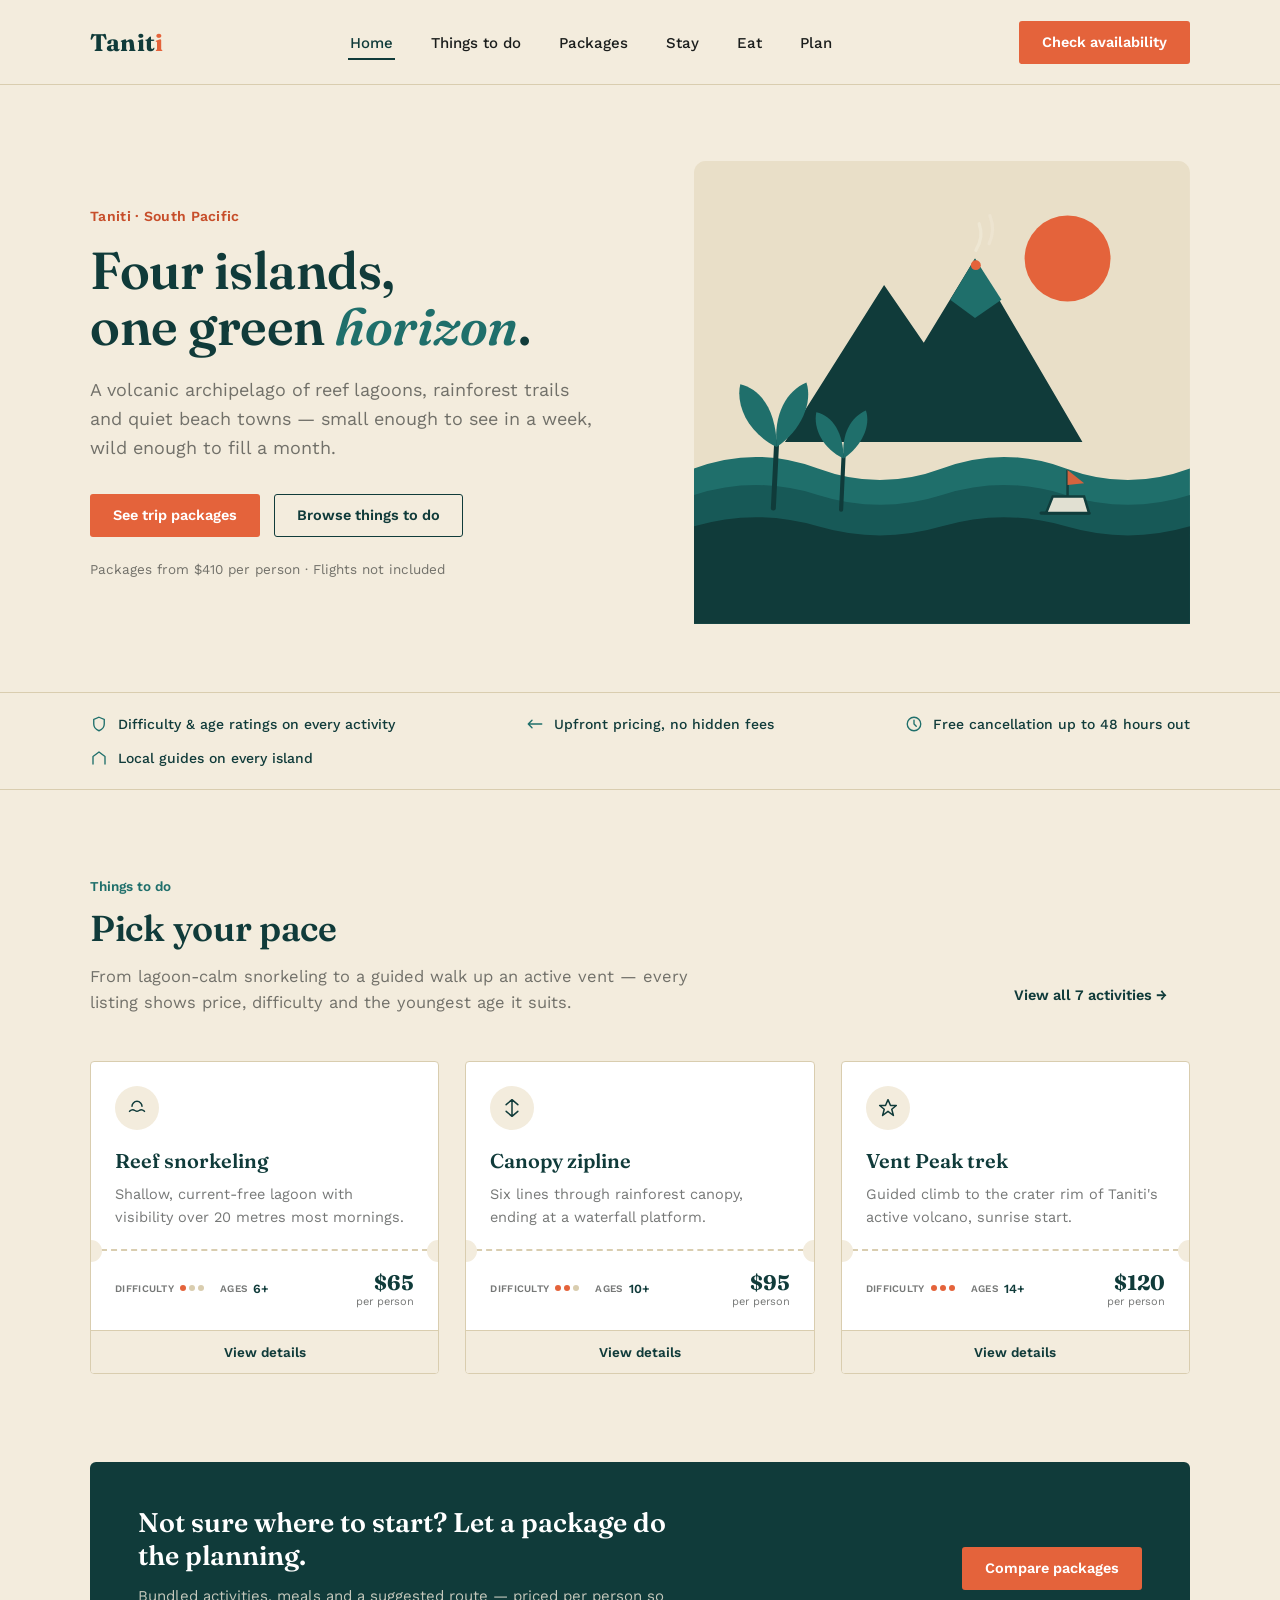
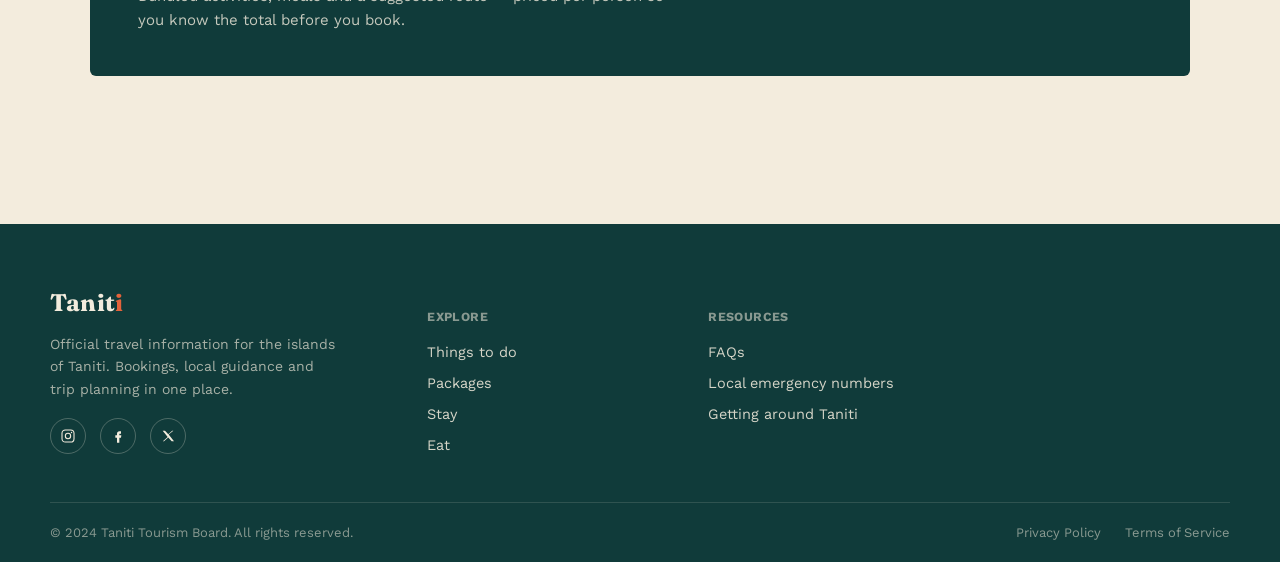
<file: index.html>
<!DOCTYPE html>
<html lang="en">
  <head>
    <meta charset="UTF-8" />
    <meta name="viewport" content="width=device-width, initial-scale=1.0" />
    <title>Taniti — Plan your island trip</title>
    <link rel="stylesheet" href="styles.css" />
  </head>
  <body>
    <header class="site-header">
      <div class="wrap">
        <a href="index.html" class="logo">Tanit<span>i</span></a>
        <nav class="main-nav">
          <ul>
            <li><a href="index.html" class="current">Home</a></li>
            <li><a href="things-to-do.html">Things to do</a></li>
            <li><a href="packages.html">Packages</a></li>
            <li><a href="stay.html" aria-disabled="true">Stay</a></li>
            <li><a href="eat.html" aria-disabled="true">Eat</a></li>
            <li><a href="plan.html" aria-disabled="true">Plan</a></li>
          </ul>
        </nav>
        <div class="header-actions">
          <a href="packages.html" class="btn btn-coral">Check availability</a>
        </div>
      </div>
    </header>

    <main>
      <section class="hero">
        <div class="wrap">
          <div class="hero-copy">
            <div class="hero-eyebrow">Taniti · South Pacific</div>
            <h1>Four islands,<br />one green <em>horizon</em>.</h1>
            <p class="lede">
              A volcanic archipelago of reef lagoons, rainforest trails and
              quiet beach towns — small enough to see in a week, wild enough to
              fill a month.
            </p>
            <div class="hero-actions">
              <a href="packages.html" class="btn btn-coral"
                >See trip packages</a
              >
              <a href="things-to-do.html" class="btn btn-outline"
                >Browse things to do</a
              >
            </div>
            <p class="hero-note">
              Packages from $410 per person · Flights not included
            </p>
          </div>
          <div class="hero-art">
            <svg
              viewBox="0 0 600 560"
              xmlns="http://www.w3.org/2000/svg"
              role="img"
              aria-label="Illustration of Taniti's volcanic peak over a lagoon"
            >
              <rect
                x="0"
                y="0"
                width="600"
                height="560"
                rx="14"
                fill="#E9DFC8"
              />
              <circle cx="452" cy="118" r="52" fill="#E4633B" />
              <path
                d="M110 340 L230 150 L278 220 L340 118 L470 340 Z"
                fill="#103B3A"
              />
              <path d="M310 168 L340 118 L372 168 L340 190 Z" fill="#1F6F6B" />
              <circle cx="341" cy="126" r="6" fill="#E4633B" />
              <path
                d="M341 108 Q351 92 345 76"
                stroke="#F3ECDD"
                stroke-width="4"
                fill="none"
                stroke-linecap="round"
                opacity=".55"
              />
              <path
                d="M357 100 Q365 84 358 66"
                stroke="#F3ECDD"
                stroke-width="4"
                fill="none"
                stroke-linecap="round"
                opacity=".4"
              />
              <path
                d="M0 372 Q75 344 150 372 T300 372 T450 372 T600 372 V560 H0 Z"
                fill="#1F6F6B"
              />
              <path
                d="M0 404 Q75 380 150 404 T300 404 T450 404 T600 404 V560 H0 Z"
                fill="#175957"
              />
              <path
                d="M0 442 Q75 420 150 442 T300 442 T450 442 T600 442 V560 H0 Z"
                fill="#103B3A"
              />
              <g transform="translate(96,300)">
                <path
                  d="M0 120 L4 40"
                  stroke="#103B3A"
                  stroke-width="6"
                  stroke-linecap="round"
                />
                <path
                  d="M4 46 C-30 30 -46 -4 -40 -30 C-14 -24 4 4 4 46 Z"
                  fill="#1F6F6B"
                />
                <path
                  d="M4 46 C34 26 48 -8 40 -32 C16 -22 0 6 4 46 Z"
                  fill="#1F6F6B"
                />
              </g>
              <g transform="translate(178,326)">
                <path
                  d="M0 96 L3 30"
                  stroke="#103B3A"
                  stroke-width="5"
                  stroke-linecap="round"
                />
                <path
                  d="M3 34 C-22 22 -34 -2 -30 -22 C-10 -18 3 4 3 34 Z"
                  fill="#1F6F6B"
                />
                <path
                  d="M3 34 C26 18 36 -6 30 -24 C12 -16 0 4 3 34 Z"
                  fill="#1F6F6B"
                />
              </g>
              <g transform="translate(420,392)" opacity=".92">
                <path
                  d="M0 34 L58 34"
                  stroke="#103B3A"
                  stroke-width="4"
                  stroke-linecap="round"
                />
                <path
                  d="M6 34 L14 14 L52 14 L58 34 Z"
                  fill="#F3ECDD"
                  stroke="#103B3A"
                  stroke-width="3"
                />
                <path d="M32 14 L32 -18" stroke="#103B3A" stroke-width="3" />
                <path d="M32 -18 L52 -2 L32 0 Z" fill="#E4633B" />
              </g>
            </svg>
          </div>
        </div>
      </section>

      <div class="trust-strip">
        <div class="wrap">
          <div class="trust-item">
            <svg width="18" height="18" viewBox="0 0 24 24" fill="none">
              <path
                d="M12 3l7 3v6c0 4.5-3 7.5-7 9-4-1.5-7-4.5-7-9V6l7-3z"
                stroke="#1F6F6B"
                stroke-width="1.8"
              />
            </svg>
            Difficulty &amp; age ratings on every activity
          </div>
          <div class="trust-item">
            <svg width="18" height="18" viewBox="0 0 24 24" fill="none">
              <path
                d="M3 12h18M3 12l5-5M3 12l5 5"
                stroke="#1F6F6B"
                stroke-width="1.8"
                stroke-linecap="round"
              />
            </svg>
            Upfront pricing, no hidden fees
          </div>
          <div class="trust-item">
            <svg width="18" height="18" viewBox="0 0 24 24" fill="none">
              <circle
                cx="12"
                cy="12"
                r="9"
                stroke="#1F6F6B"
                stroke-width="1.8"
              />
              <path
                d="M12 7v5l3 3"
                stroke="#1F6F6B"
                stroke-width="1.8"
                stroke-linecap="round"
              />
            </svg>
            Free cancellation up to 48 hours out
          </div>
          <div class="trust-item">
            <svg width="18" height="18" viewBox="0 0 24 24" fill="none">
              <path
                d="M4 20V10l8-6 8 6v10"
                stroke="#1F6F6B"
                stroke-width="1.8"
                stroke-linecap="round"
                stroke-linejoin="round"
              />
            </svg>
            Local guides on every island
          </div>
        </div>
      </div>

      <section class="section">
        <div class="wrap">
          <div class="section-head-row">
            <div class="section-head">
              <div class="section-eyebrow">Things to do</div>
              <h2>Pick your pace</h2>
              <p>
                From lagoon-calm snorkeling to a guided walk up an active vent —
                every listing shows price, difficulty and the youngest age it
                suits.
              </p>
            </div>
            <a href="things-to-do.html" class="btn btn-ghost"
              >View all 7 activities →</a
            >
          </div>

          <div class="card-grid">
            <article class="ticket">
              <div class="ticket-top">
                <div class="ticket-icon">
                  <svg width="20" height="20" viewBox="0 0 24 24" fill="none">
                    <path
                      d="M3 16s2-2 4-2 3 2 5 2 3-2 5-2 4 2 4 2M6 10c0-3 2.5-6 6-6s6 3 6 6"
                      stroke="#103B3A"
                      stroke-width="1.8"
                      stroke-linecap="round"
                    />
                  </svg>
                </div>
                <h3>Reef snorkeling</h3>
                <p>
                  Shallow, current-free lagoon with visibility over 20 metres
                  most mornings.
                </p>
              </div>
              <div class="ticket-perf"></div>
              <div class="ticket-bottom">
                <div class="ticket-meta">
                  <div class="meta-chip">
                    <small>Difficulty</small
                    ><span class="dots"
                      ><span class="dot on"></span><span class="dot"></span
                      ><span class="dot"></span
                    ></span>
                  </div>
                  <div class="meta-chip"><small>Ages</small>6+</div>
                </div>
                <div class="ticket-price">
                  <span class="amount">$65</span
                  ><span class="unit">per person</span>
                </div>
              </div>
              <a href="things-to-do.html" class="ticket-link">View details</a>
            </article>

            <article class="ticket">
              <div class="ticket-top">
                <div class="ticket-icon">
                  <svg width="20" height="20" viewBox="0 0 24 24" fill="none">
                    <path
                      d="M12 2v20M5 8l7-6 7 6M5 16l7 6 7-6"
                      stroke="#103B3A"
                      stroke-width="1.8"
                      stroke-linecap="round"
                      stroke-linejoin="round"
                    />
                  </svg>
                </div>
                <h3>Canopy zipline</h3>
                <p>
                  Six lines through rainforest canopy, ending at a waterfall
                  platform.
                </p>
              </div>
              <div class="ticket-perf"></div>
              <div class="ticket-bottom">
                <div class="ticket-meta">
                  <div class="meta-chip">
                    <small>Difficulty</small
                    ><span class="dots"
                      ><span class="dot on"></span><span class="dot on"></span
                      ><span class="dot"></span
                    ></span>
                  </div>
                  <div class="meta-chip"><small>Ages</small>10+</div>
                </div>
                <div class="ticket-price">
                  <span class="amount">$95</span
                  ><span class="unit">per person</span>
                </div>
              </div>
              <a href="things-to-do.html" class="ticket-link">View details</a>
            </article>

            <article class="ticket">
              <div class="ticket-top">
                <div class="ticket-icon">
                  <svg width="20" height="20" viewBox="0 0 24 24" fill="none">
                    <path
                      d="M12 2l3 7h7l-5.5 4.5L18.5 21 12 16l-6.5 5 2-7.5L2 9h7z"
                      stroke="#103B3A"
                      stroke-width="1.8"
                      stroke-linejoin="round"
                    />
                  </svg>
                </div>
                <h3>Vent Peak trek</h3>
                <p>
                  Guided climb to the crater rim of Taniti's active volcano,
                  sunrise start.
                </p>
              </div>
              <div class="ticket-perf"></div>
              <div class="ticket-bottom">
                <div class="ticket-meta">
                  <div class="meta-chip">
                    <small>Difficulty</small
                    ><span class="dots"
                      ><span class="dot on"></span><span class="dot on"></span
                      ><span class="dot on"></span
                    ></span>
                  </div>
                  <div class="meta-chip"><small>Ages</small>14+</div>
                </div>
                <div class="ticket-price">
                  <span class="amount">$120</span
                  ><span class="unit">per person</span>
                </div>
              </div>
              <a href="things-to-do.html" class="ticket-link">View details</a>
            </article>
          </div>
        </div>
      </section>

      <section class="section" style="padding-top:0;">
        <div class="wrap">
          <div class="callout">
            <div>
              <h3>Not sure where to start? Let a package do the planning.</h3>
              <p>
                Bundled activities, meals and a suggested route — priced per
                person so you know the total before you book.
              </p>
            </div>
            <div class="callout-actions">
              <a href="packages.html" class="btn btn-coral">Compare packages</a>
            </div>
          </div>
        </div>
      </section>
    </main>

    <footer class="site-footer">
      <div class="wrap footer-top">
        <div class="footer-brand">
          <a href="index.html" class="logo">Tanit<span>i</span></a>
          <p>
            Official travel information for the islands of Taniti. Bookings,
            local guidance and trip planning in one place.
          </p>
          <div class="footer-social">
            <a href="#" aria-label="Instagram"
              ><svg width="16" height="16" viewBox="0 0 24 24" fill="none">
                <rect
                  x="3"
                  y="3"
                  width="18"
                  height="18"
                  rx="5"
                  stroke="#F3ECDD"
                  stroke-width="1.6"
                />
                <circle
                  cx="12"
                  cy="12"
                  r="4"
                  stroke="#F3ECDD"
                  stroke-width="1.6"
                />
                <circle cx="17.3" cy="6.7" r="1.1" fill="#F3ECDD" /></svg
            ></a>
            <a href="#" aria-label="Facebook"
              ><svg width="16" height="16" viewBox="0 0 24 24" fill="none">
                <path
                  d="M14 8.5h2.5V5H14c-2 0-3.5 1.5-3.5 3.5V11H8v3.5h2.5V22H14v-7.5h2.5L17 11h-3v-2c0-.3.2-.5.5-.5z"
                  fill="#F3ECDD"
                /></svg
            ></a>
            <a href="#" aria-label="Twitter"
              ><svg width="16" height="16" viewBox="0 0 24 24" fill="none">
                <path
                  d="M4 4l7.5 9.5L4.3 20H6l6.4-5.9L17.5 20H21l-8-10.1L20 4h-1.7l-5.9 5.4L7.5 4H4z"
                  fill="#F3ECDD"
                /></svg
            ></a>
          </div>
        </div>
        <div class="footer-col">
          <h5>Explore</h5>
          <ul>
            <li><a href="things-to-do.html">Things to do</a></li>
            <li><a href="packages.html">Packages</a></li>
            <li><a href="#">Stay</a></li>
            <li><a href="#">Eat</a></li>
          </ul>
        </div>
        <div class="footer-col">
          <h5>Resources</h5>
          <ul>
            <li><a href="faq.html">FAQs</a></li>
            <li><a href="emergency.html">Local emergency numbers</a></li>
            <li><a href="transportation.html">Getting around Taniti</a></li>
          </ul>
        </div>
      </div>
      <div class="wrap footer-bottom">
        <span>© 2024 Taniti Tourism Board. All rights reserved.</span>
        <div class="footer-bottom-links">
          <a href="#">Privacy Policy</a>
          <a href="#">Terms of Service</a>
        </div>
      </div>
    </footer>
  </body>
</html>
</file>
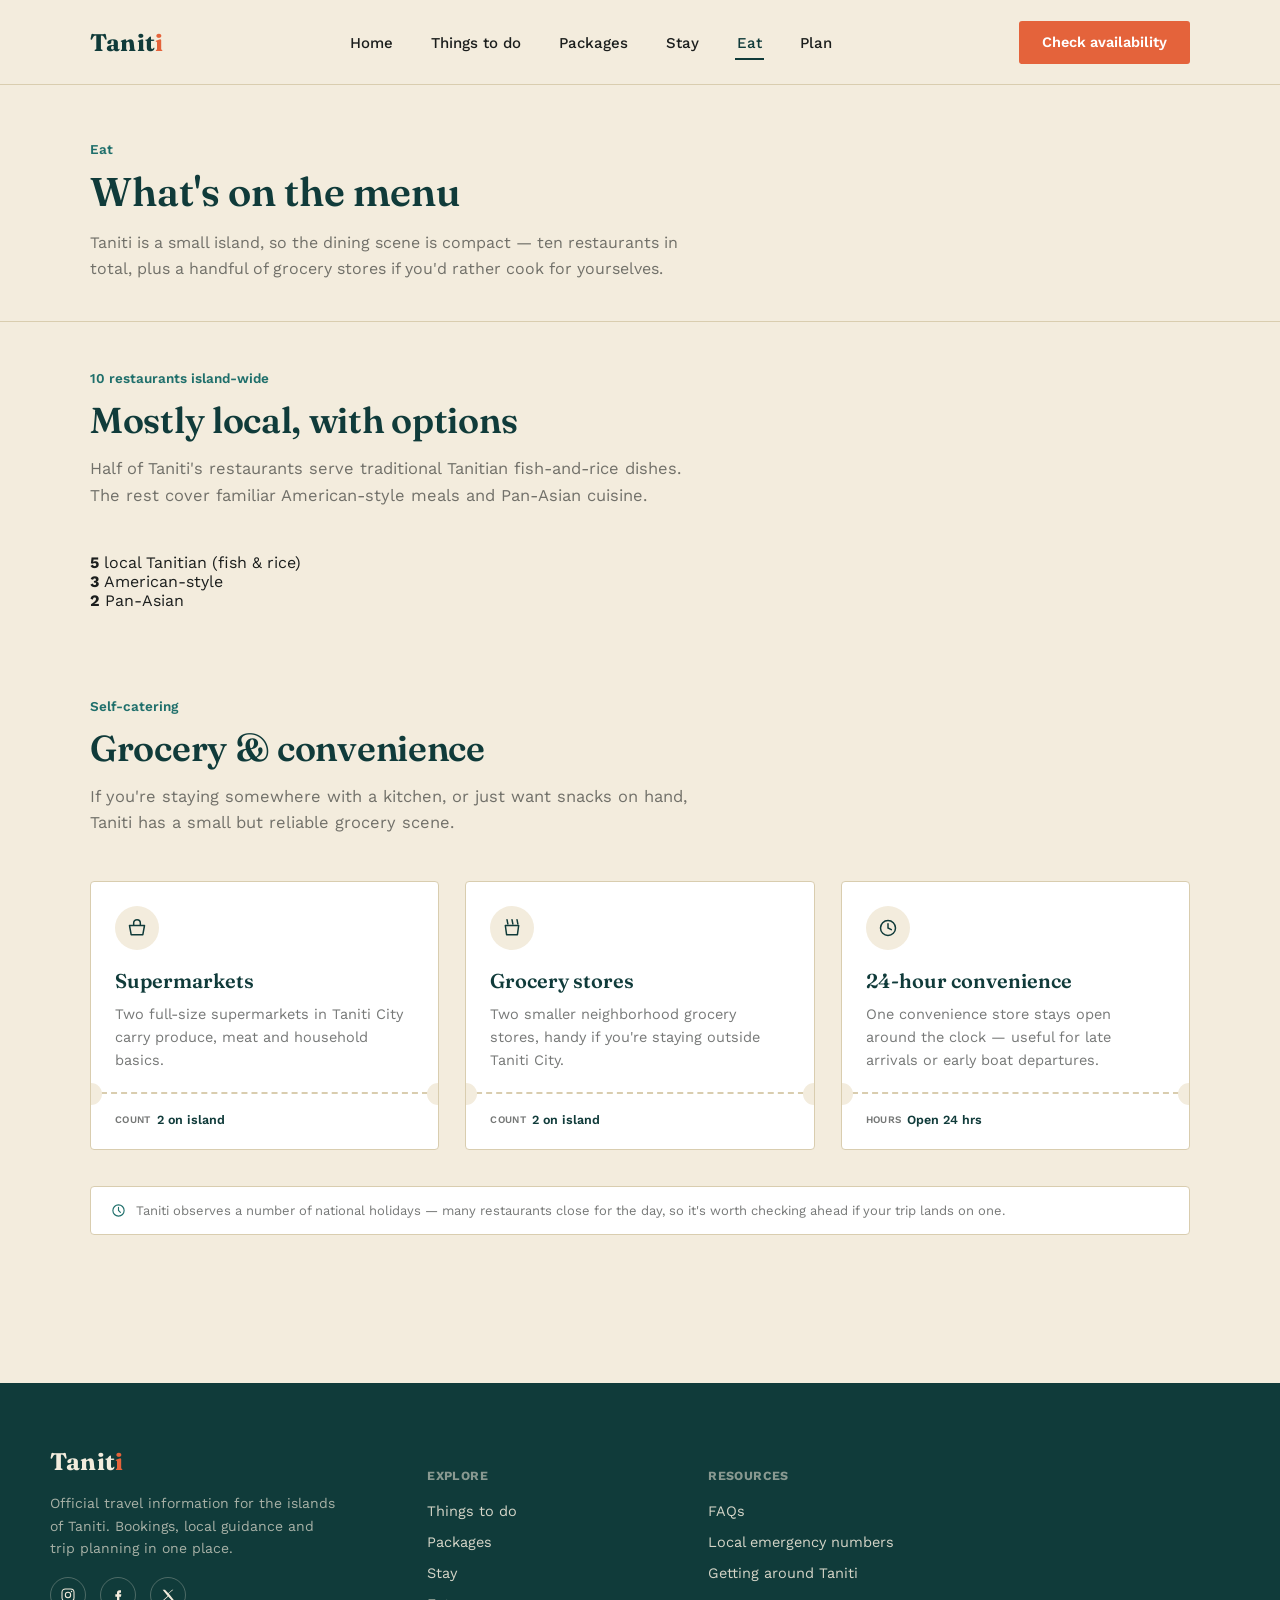
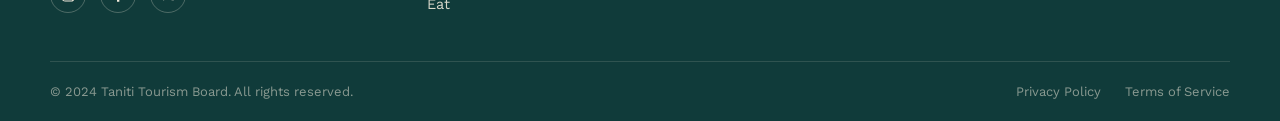
<file: eat.html>
<!DOCTYPE html>
<html lang="en">
  <head>
    <meta charset="UTF-8" />
    <meta name="viewport" content="width=device-width, initial-scale=1.0" />
    <title>Eat — Taniti</title>
    <link rel="stylesheet" href="styles.css" />
  </head>
  <body>
    <header class="site-header">
      <div class="wrap">
        <a href="index.html" class="logo">Tanit<span>i</span></a>
        <nav class="main-nav">
          <ul>
            <li><a href="index.html">Home</a></li>
            <li><a href="things-to-do.html">Things to do</a></li>
            <li><a href="packages.html">Packages</a></li>
            <li><a href="stay.html">Stay</a></li>
            <li><a href="eat.html" class="current">Eat</a></li>
            <li><a href="plan.html">Plan</a></li>
          </ul>
        </nav>
        <div class="header-actions">
          <a href="packages.html" class="btn btn-coral">Check availability</a>
        </div>
      </div>
    </header>

    <main>
      <section class="page-hero">
        <div class="wrap">
          <div class="section-eyebrow">Eat</div>
          <h1>What's on the menu</h1>
          <p>
            Taniti is a small island, so the dining scene is compact — ten
            restaurants in total, plus a handful of grocery stores if you'd
            rather cook for yourselves.
          </p>
        </div>
      </section>

      <section class="section" style="padding-top:48px;">
        <div class="wrap">
          <div class="section-head">
            <div class="section-eyebrow">10 restaurants island-wide</div>
            <h2>Mostly local, with options</h2>
            <p>
              Half of Taniti's restaurants serve traditional Tanitian
              fish-and-rice dishes. The rest cover familiar American-style meals
              and Pan-Asian cuisine.
            </p>
          </div>

          <div class="stat-bar">
            <div class="stat-seg" style="width:50%; background:#103B3A;"></div>
            <div class="stat-seg" style="width:30%; background:#1F6F6B;"></div>
            <div class="stat-seg" style="width:20%; background:#E4633B;"></div>
          </div>
          <div class="stat-legend">
            <div class="stat-legend-item">
              <span class="stat-swatch" style="background:#103B3A;"></span
              ><strong>5</strong>&nbsp;local Tanitian (fish &amp; rice)
            </div>
            <div class="stat-legend-item">
              <span class="stat-swatch" style="background:#1F6F6B;"></span
              ><strong>3</strong>&nbsp;American-style
            </div>
            <div class="stat-legend-item">
              <span class="stat-swatch" style="background:#E4633B;"></span
              ><strong>2</strong>&nbsp;Pan-Asian
            </div>
          </div>
        </div>
      </section>

      <section class="section" style="padding-top:0;">
        <div class="wrap">
          <div class="section-head">
            <div class="section-eyebrow">Self-catering</div>
            <h2>Grocery &amp; convenience</h2>
            <p>
              If you're staying somewhere with a kitchen, or just want snacks on
              hand, Taniti has a small but reliable grocery scene.
            </p>
          </div>

          <div class="card-grid" style="grid-template-columns:repeat(3,1fr);">
            <article class="ticket">
              <div class="ticket-top">
                <div class="ticket-icon">
                  <svg width="20" height="20" viewBox="0 0 24 24" fill="none">
                    <path
                      d="M3 9h18l-2 11H5L3 9zM8 9V6a4 4 0 018 0v3"
                      stroke="#103B3A"
                      stroke-width="1.8"
                      stroke-linecap="round"
                      stroke-linejoin="round"
                    />
                  </svg>
                </div>
                <h3>Supermarkets</h3>
                <p>
                  Two full-size supermarkets in Taniti City carry produce, meat
                  and household basics.
                </p>
              </div>
              <div class="ticket-perf"></div>
              <div class="ticket-bottom">
                <div class="ticket-meta">
                  <div class="meta-chip"><small>Count</small>2 on island</div>
                </div>
              </div>
            </article>

            <article class="ticket">
              <div class="ticket-top">
                <div class="ticket-icon">
                  <svg width="20" height="20" viewBox="0 0 24 24" fill="none">
                    <path
                      d="M6 2l1 5M12 2l1 5M18 2l1 5M4 9h16l-1.5 11h-13L4 9z"
                      stroke="#103B3A"
                      stroke-width="1.8"
                      stroke-linecap="round"
                      stroke-linejoin="round"
                    />
                  </svg>
                </div>
                <h3>Grocery stores</h3>
                <p>
                  Two smaller neighborhood grocery stores, handy if you're
                  staying outside Taniti City.
                </p>
              </div>
              <div class="ticket-perf"></div>
              <div class="ticket-bottom">
                <div class="ticket-meta">
                  <div class="meta-chip"><small>Count</small>2 on island</div>
                </div>
              </div>
            </article>

            <article class="ticket">
              <div class="ticket-top">
                <div class="ticket-icon">
                  <svg width="20" height="20" viewBox="0 0 24 24" fill="none">
                    <circle
                      cx="12"
                      cy="12"
                      r="9"
                      stroke="#103B3A"
                      stroke-width="1.8"
                    />
                    <path
                      d="M12 7v5l4 2"
                      stroke="#103B3A"
                      stroke-width="1.8"
                      stroke-linecap="round"
                    />
                  </svg>
                </div>
                <h3>24-hour convenience</h3>
                <p>
                  One convenience store stays open around the clock — useful for
                  late arrivals or early boat departures.
                </p>
              </div>
              <div class="ticket-perf"></div>
              <div class="ticket-bottom">
                <div class="ticket-meta">
                  <div class="meta-chip"><small>Hours</small>Open 24 hrs</div>
                </div>
              </div>
            </article>
          </div>

          <div class="legend" style="margin-top:36px;">
            <div class="legend-item">
              <svg width="15" height="15" viewBox="0 0 24 24" fill="none">
                <circle
                  cx="12"
                  cy="12"
                  r="9"
                  stroke="#1F6F6B"
                  stroke-width="1.8"
                />
                <path
                  d="M12 7v5l3 3"
                  stroke="#1F6F6B"
                  stroke-width="1.8"
                  stroke-linecap="round"
                />
              </svg>
              <span
                >Taniti observes a number of national holidays — many
                restaurants close for the day, so it's worth checking ahead if
                your trip lands on one.</span
              >
            </div>
          </div>
        </div>
      </section>
    </main>

    <footer class="site-footer">
      <div class="wrap footer-top">
        <div class="footer-brand">
          <a href="index.html" class="logo">Tanit<span>i</span></a>
          <p>
            Official travel information for the islands of Taniti. Bookings,
            local guidance and trip planning in one place.
          </p>
          <div class="footer-social">
            <a href="#" aria-label="Instagram"
              ><svg width="16" height="16" viewBox="0 0 24 24" fill="none">
                <rect
                  x="3"
                  y="3"
                  width="18"
                  height="18"
                  rx="5"
                  stroke="#F3ECDD"
                  stroke-width="1.6"
                />
                <circle
                  cx="12"
                  cy="12"
                  r="4"
                  stroke="#F3ECDD"
                  stroke-width="1.6"
                />
                <circle cx="17.3" cy="6.7" r="1.1" fill="#F3ECDD" /></svg
            ></a>
            <a href="#" aria-label="Facebook"
              ><svg width="16" height="16" viewBox="0 0 24 24" fill="none">
                <path
                  d="M14 8.5h2.5V5H14c-2 0-3.5 1.5-3.5 3.5V11H8v3.5h2.5V22H14v-7.5h2.5L17 11h-3v-2c0-.3.2-.5.5-.5z"
                  fill="#F3ECDD"
                /></svg
            ></a>
            <a href="#" aria-label="Twitter"
              ><svg width="16" height="16" viewBox="0 0 24 24" fill="none">
                <path
                  d="M4 4l7.5 9.5L4.3 20H6l6.4-5.9L17.5 20H21l-8-10.1L20 4h-1.7l-5.9 5.4L7.5 4H4z"
                  fill="#F3ECDD"
                /></svg
            ></a>
          </div>
        </div>
        <div class="footer-col">
          <h5>Explore</h5>
          <ul>
            <li><a href="things-to-do.html">Things to do</a></li>
            <li><a href="packages.html">Packages</a></li>
            <li><a href="stay.html">Stay</a></li>
            <li><a href="eat.html">Eat</a></li>
          </ul>
        </div>
        <div class="footer-col">
          <h5>Resources</h5>
          <ul>
            <li><a href="faq.html">FAQs</a></li>
            <li><a href="emergency.html">Local emergency numbers</a></li>
            <li><a href="transportation.html">Getting around Taniti</a></li>
          </ul>
        </div>
      </div>
      <div class="wrap footer-bottom">
        <span>© 2024 Taniti Tourism Board. All rights reserved.</span>
        <div class="footer-bottom-links">
          <a href="#">Privacy Policy</a>
          <a href="#">Terms of Service</a>
        </div>
      </div>
    </footer>
  </body>
</html>
</file>
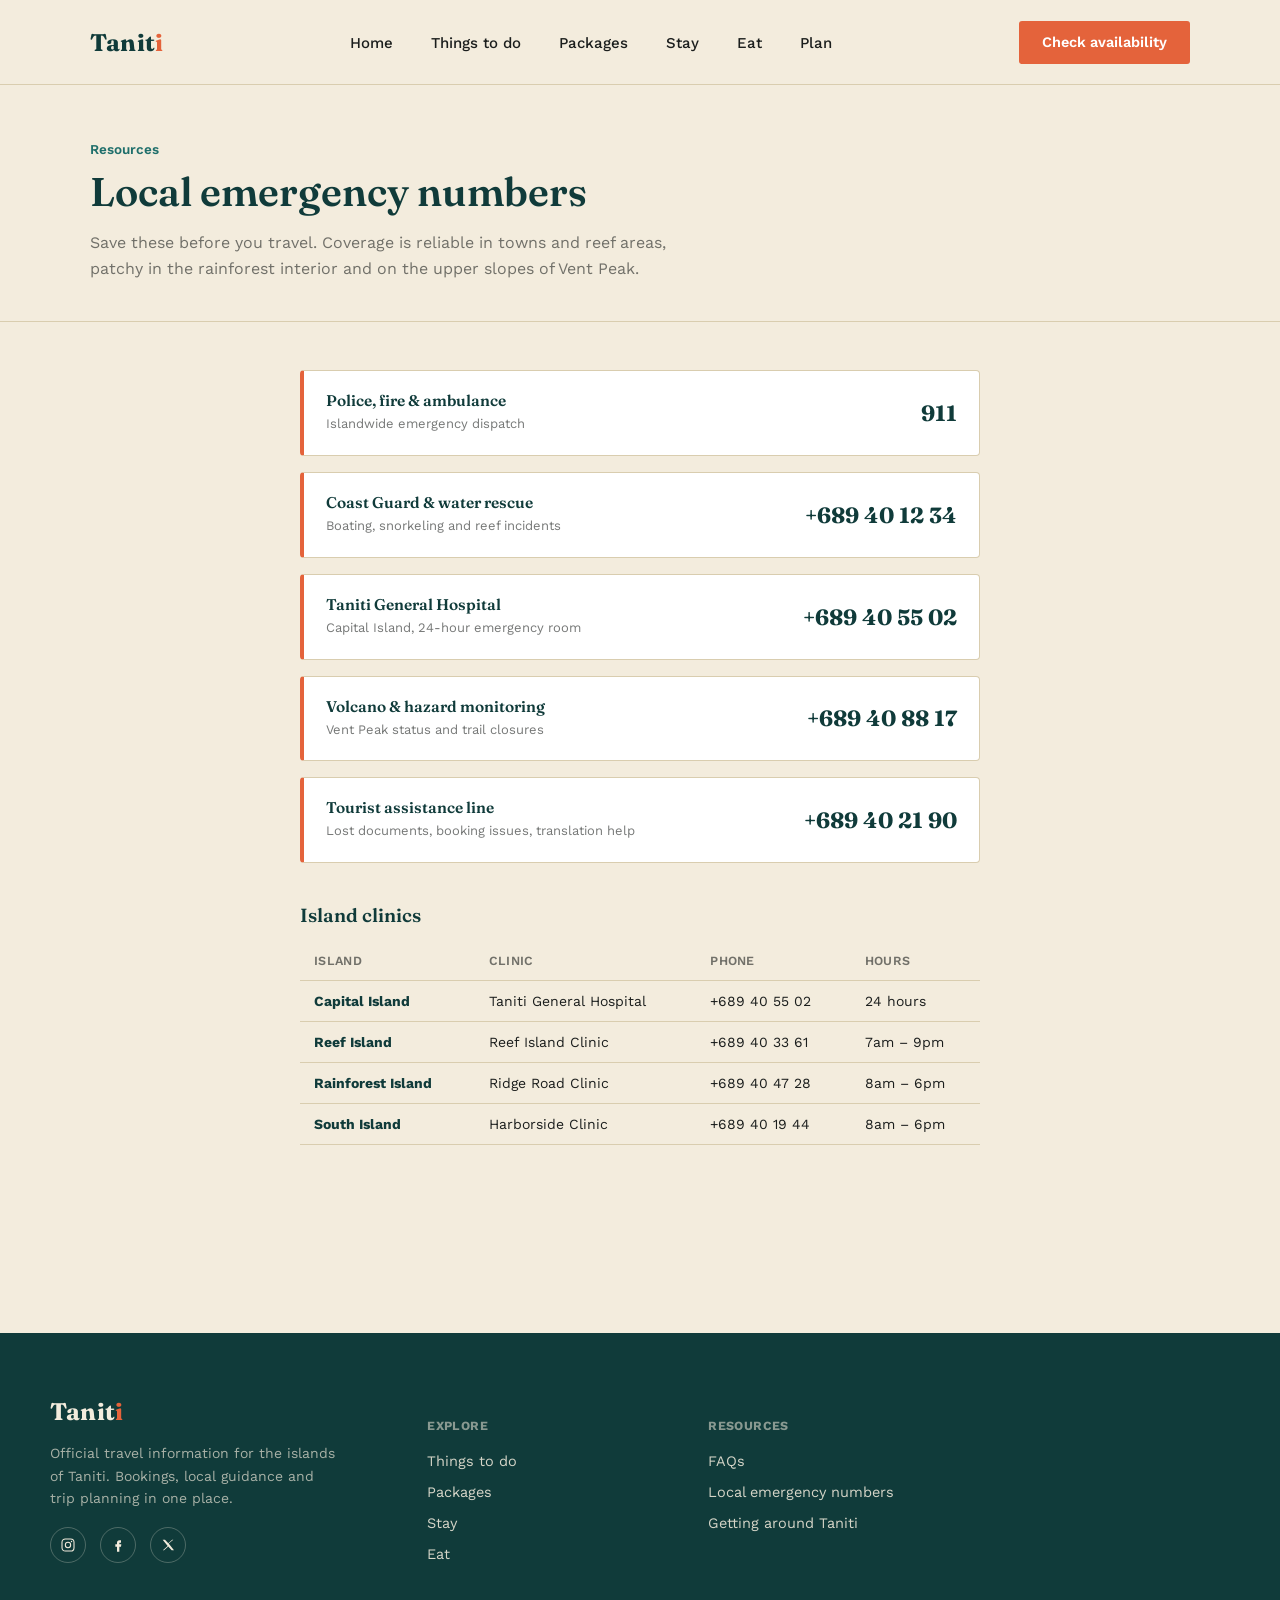
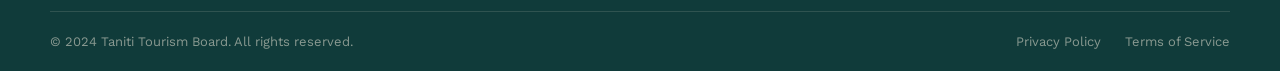
<file: emergency.html>
<!DOCTYPE html>
<html lang="en">
  <head>
    <meta charset="UTF-8" />
    <meta name="viewport" content="width=device-width, initial-scale=1.0" />
    <title>Local emergency numbers — Taniti</title>
    <link rel="stylesheet" href="styles.css" />
  </head>
  <body>
    <header class="site-header">
      <div class="wrap">
        <a href="index.html" class="logo">Tanit<span>i</span></a>
        <nav class="main-nav">
          <ul>
            <li><a href="index.html">Home</a></li>
            <li><a href="things-to-do.html">Things to do</a></li>
            <li><a href="packages.html">Packages</a></li>
            <li><a href="stay.html" aria-disabled="true">Stay</a></li>
            <li><a href="eat.html" aria-disabled="true">Eat</a></li>
            <li><a href="plan.html" aria-disabled="true">Plan</a></li>
          </ul>
        </nav>
        <div class="header-actions">
          <a href="packages.html" class="btn btn-coral">Check availability</a>
        </div>
      </div>
    </header>

    <main>
      <section class="page-hero">
        <div class="wrap">
          <div class="section-eyebrow">Resources</div>
          <h1>Local emergency numbers</h1>
          <p>
            Save these before you travel. Coverage is reliable in towns and reef
            areas, patchy in the rainforest interior and on the upper slopes of
            Vent Peak.
          </p>
        </div>
      </section>

      <section class="section" style="padding-top:48px;">
        <div class="wrap" style="max-width:760px;">
          <div class="emergency-card">
            <div>
              <h4>Police, fire &amp; ambulance</h4>
              <p>Islandwide emergency dispatch</p>
            </div>
            <div class="emergency-number">911</div>
          </div>

          <div class="emergency-card">
            <div>
              <h4>Coast Guard &amp; water rescue</h4>
              <p>Boating, snorkeling and reef incidents</p>
            </div>
            <div class="emergency-number">+689 40 12 34</div>
          </div>

          <div class="emergency-card">
            <div>
              <h4>Taniti General Hospital</h4>
              <p>Capital Island, 24-hour emergency room</p>
            </div>
            <div class="emergency-number">+689 40 55 02</div>
          </div>

          <div class="emergency-card">
            <div>
              <h4>Volcano &amp; hazard monitoring</h4>
              <p>Vent Peak status and trail closures</p>
            </div>
            <div class="emergency-number">+689 40 88 17</div>
          </div>

          <div class="emergency-card">
            <div>
              <h4>Tourist assistance line</h4>
              <p>Lost documents, booking issues, translation help</p>
            </div>
            <div class="emergency-number">+689 40 21 90</div>
          </div>

          <div class="info-block" style="margin-top:40px;">
            <h3>Island clinics</h3>
            <table class="info-table">
              <thead>
                <tr>
                  <th>Island</th>
                  <th>Clinic</th>
                  <th>Phone</th>
                  <th>Hours</th>
                </tr>
              </thead>
              <tbody>
                <tr>
                  <td><strong>Capital Island</strong></td>
                  <td>Taniti General Hospital</td>
                  <td>+689 40 55 02</td>
                  <td>24 hours</td>
                </tr>
                <tr>
                  <td><strong>Reef Island</strong></td>
                  <td>Reef Island Clinic</td>
                  <td>+689 40 33 61</td>
                  <td>7am – 9pm</td>
                </tr>
                <tr>
                  <td><strong>Rainforest Island</strong></td>
                  <td>Ridge Road Clinic</td>
                  <td>+689 40 47 28</td>
                  <td>8am – 6pm</td>
                </tr>
                <tr>
                  <td><strong>South Island</strong></td>
                  <td>Harborside Clinic</td>
                  <td>+689 40 19 44</td>
                  <td>8am – 6pm</td>
                </tr>
              </tbody>
            </table>
          </div>
        </div>
      </section>
    </main>

    <footer class="site-footer">
      <div class="wrap footer-top">
        <div class="footer-brand">
          <a href="index.html" class="logo">Tanit<span>i</span></a>
          <p>
            Official travel information for the islands of Taniti. Bookings,
            local guidance and trip planning in one place.
          </p>
          <div class="footer-social">
            <a href="#" aria-label="Instagram"
              ><svg width="16" height="16" viewBox="0 0 24 24" fill="none">
                <rect
                  x="3"
                  y="3"
                  width="18"
                  height="18"
                  rx="5"
                  stroke="#F3ECDD"
                  stroke-width="1.6"
                />
                <circle
                  cx="12"
                  cy="12"
                  r="4"
                  stroke="#F3ECDD"
                  stroke-width="1.6"
                />
                <circle cx="17.3" cy="6.7" r="1.1" fill="#F3ECDD" /></svg
            ></a>
            <a href="#" aria-label="Facebook"
              ><svg width="16" height="16" viewBox="0 0 24 24" fill="none">
                <path
                  d="M14 8.5h2.5V5H14c-2 0-3.5 1.5-3.5 3.5V11H8v3.5h2.5V22H14v-7.5h2.5L17 11h-3v-2c0-.3.2-.5.5-.5z"
                  fill="#F3ECDD"
                /></svg
            ></a>
            <a href="#" aria-label="Twitter"
              ><svg width="16" height="16" viewBox="0 0 24 24" fill="none">
                <path
                  d="M4 4l7.5 9.5L4.3 20H6l6.4-5.9L17.5 20H21l-8-10.1L20 4h-1.7l-5.9 5.4L7.5 4H4z"
                  fill="#F3ECDD"
                /></svg
            ></a>
          </div>
        </div>
        <div class="footer-col">
          <h5>Explore</h5>
          <ul>
            <li><a href="things-to-do.html">Things to do</a></li>
            <li><a href="packages.html">Packages</a></li>
            <li><a href="#">Stay</a></li>
            <li><a href="#">Eat</a></li>
          </ul>
        </div>
        <div class="footer-col">
          <h5>Resources</h5>
          <ul>
            <li><a href="faq.html">FAQs</a></li>
            <li><a href="emergency.html">Local emergency numbers</a></li>
            <li><a href="transportation.html">Getting around Taniti</a></li>
          </ul>
        </div>
      </div>
      <div class="wrap footer-bottom">
        <span>© 2024 Taniti Tourism Board. All rights reserved.</span>
        <div class="footer-bottom-links">
          <a href="#">Privacy Policy</a>
          <a href="#">Terms of Service</a>
        </div>
      </div>
    </footer>
  </body>
</html>
</file>
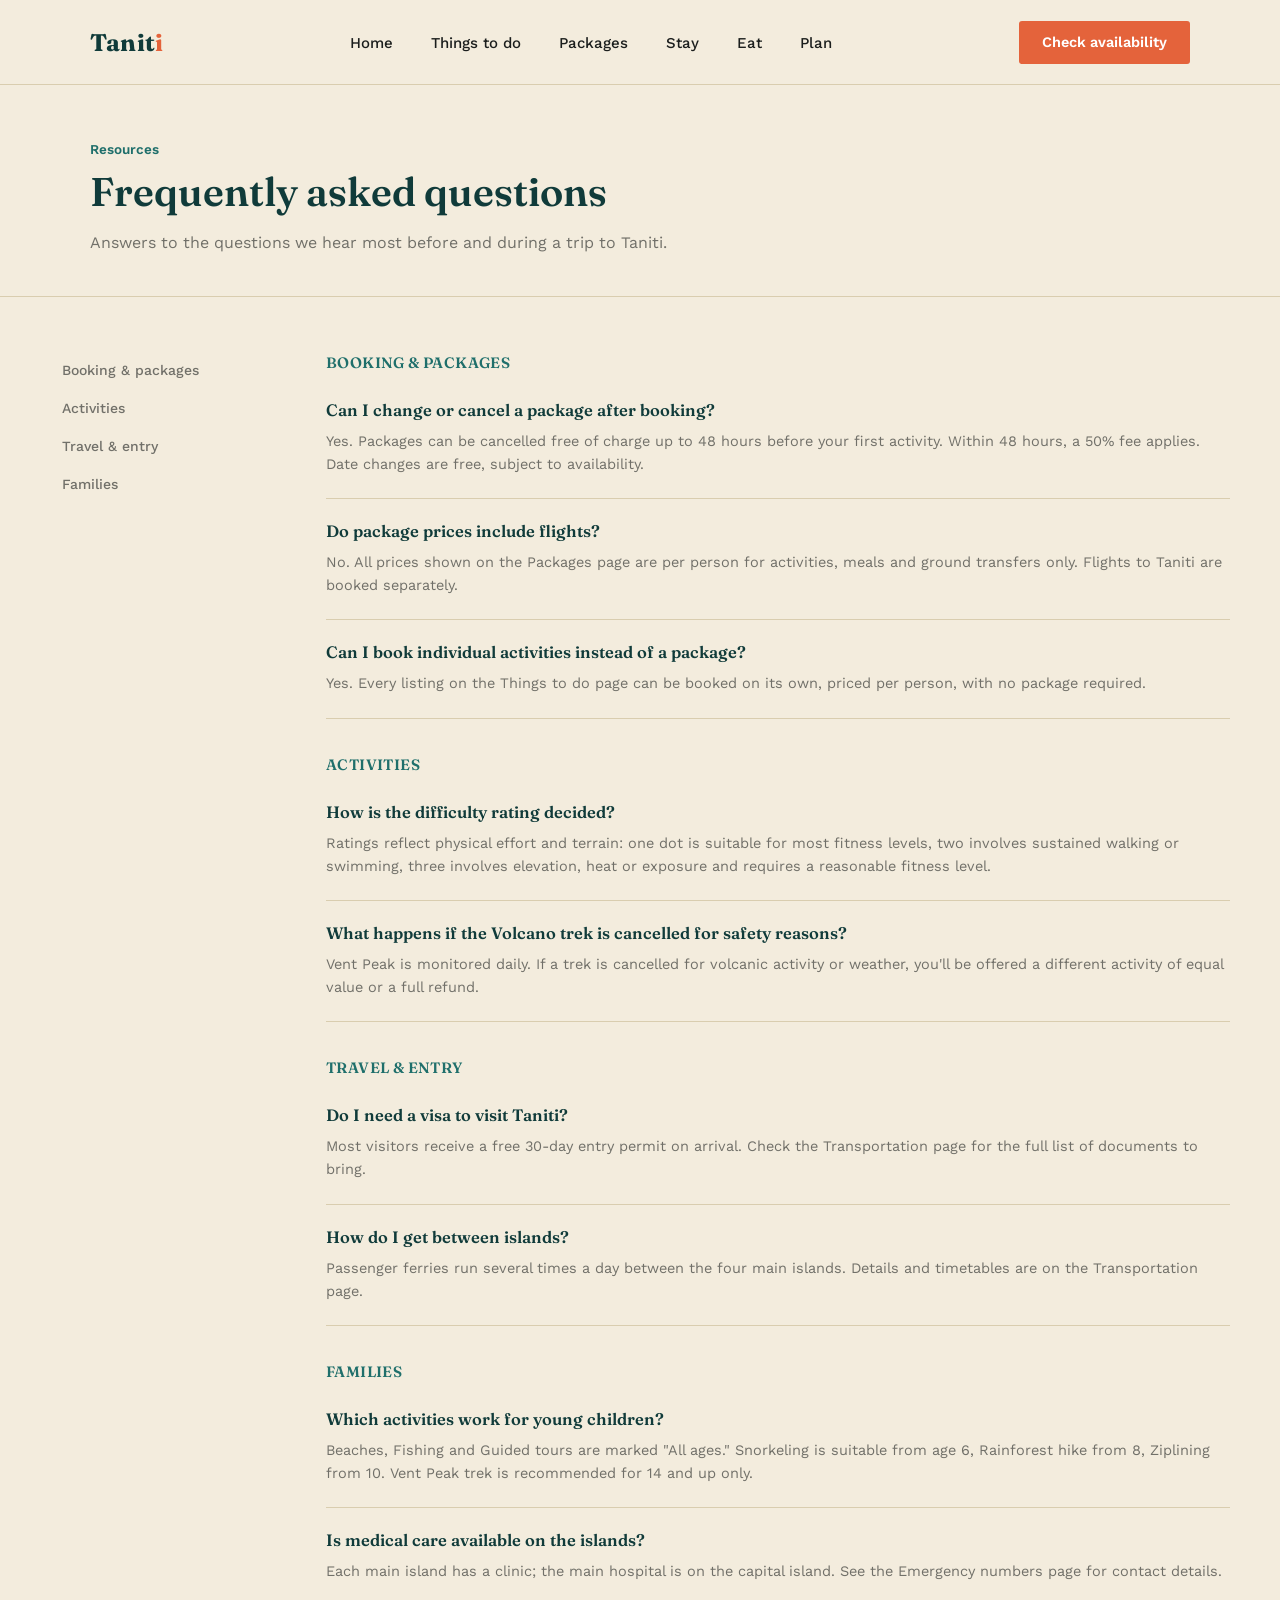
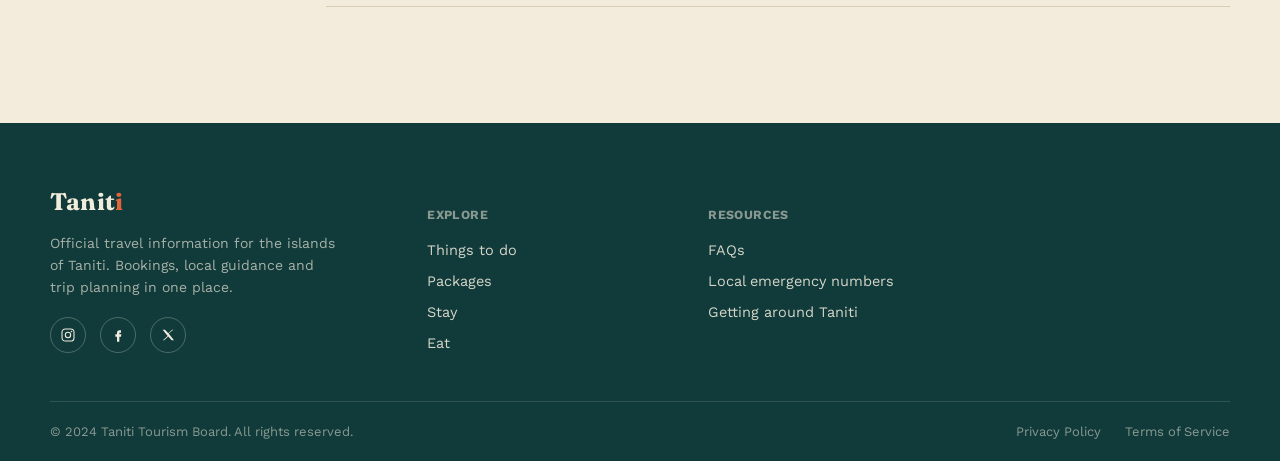
<file: faq.html>
<!DOCTYPE html>
<html lang="en">
  <head>
    <meta charset="UTF-8" />
    <meta name="viewport" content="width=device-width, initial-scale=1.0" />
    <title>FAQs — Taniti</title>
    <link rel="stylesheet" href="styles.css" />
  </head>
  <body>
    <header class="site-header">
      <div class="wrap">
        <a href="index.html" class="logo">Tanit<span>i</span></a>
        <nav class="main-nav">
          <ul>
            <li><a href="index.html">Home</a></li>
            <li><a href="things-to-do.html">Things to do</a></li>
            <li><a href="packages.html">Packages</a></li>
            <li><a href="stay.html" aria-disabled="true">Stay</a></li>
            <li><a href="eat.html" aria-disabled="true">Eat</a></li>
            <li><a href="plan.html" aria-disabled="true">Plan</a></li>
          </ul>
        </nav>
        <div class="header-actions">
          <a href="packages.html" class="btn btn-coral">Check availability</a>
        </div>
      </div>
    </header>

    <main>
      <section class="page-hero">
        <div class="wrap">
          <div class="section-eyebrow">Resources</div>
          <h1>Frequently asked questions</h1>
          <p>
            Answers to the questions we hear most before and during a trip to
            Taniti.
          </p>
        </div>
      </section>

      <div class="wrap content-cols">
        <nav class="side-nav">
          <a href="#booking">Booking &amp; packages</a>
          <a href="#activities">Activities</a>
          <a href="#travel">Travel &amp; entry</a>
          <a href="#families">Families</a>
        </nav>

        <div class="faq-list">
          <h3
            id="booking"
            style="font-size:15px; color:var(--lagoon); text-transform:uppercase; letter-spacing:.4px; margin-bottom:6px;"
          >
            Booking &amp; packages
          </h3>

          <div class="faq-item">
            <h4>Can I change or cancel a package after booking?</h4>
            <p>
              Yes. Packages can be cancelled free of charge up to 48 hours
              before your first activity. Within 48 hours, a 50% fee applies.
              Date changes are free, subject to availability.
            </p>
          </div>
          <div class="faq-item">
            <h4>Do package prices include flights?</h4>
            <p>
              No. All prices shown on the Packages page are per person for
              activities, meals and ground transfers only. Flights to Taniti are
              booked separately.
            </p>
          </div>
          <div class="faq-item">
            <h4>Can I book individual activities instead of a package?</h4>
            <p>
              Yes. Every listing on the Things to do page can be booked on its
              own, priced per person, with no package required.
            </p>
          </div>

          <h3
            id="activities"
            style="font-size:15px; color:var(--lagoon); text-transform:uppercase; letter-spacing:.4px; margin:36px 0 6px;"
          >
            Activities
          </h3>
          <div class="faq-item">
            <h4>How is the difficulty rating decided?</h4>
            <p>
              Ratings reflect physical effort and terrain: one dot is suitable
              for most fitness levels, two involves sustained walking or
              swimming, three involves elevation, heat or exposure and requires
              a reasonable fitness level.
            </p>
          </div>
          <div class="faq-item">
            <h4>
              What happens if the Volcano trek is cancelled for safety reasons?
            </h4>
            <p>
              Vent Peak is monitored daily. If a trek is cancelled for volcanic
              activity or weather, you'll be offered a different activity of
              equal value or a full refund.
            </p>
          </div>

          <h3
            id="travel"
            style="font-size:15px; color:var(--lagoon); text-transform:uppercase; letter-spacing:.4px; margin:36px 0 6px;"
          >
            Travel &amp; entry
          </h3>
          <div class="faq-item">
            <h4>Do I need a visa to visit Taniti?</h4>
            <p>
              Most visitors receive a free 30-day entry permit on arrival. Check
              the Transportation page for the full list of documents to bring.
            </p>
          </div>
          <div class="faq-item">
            <h4>How do I get between islands?</h4>
            <p>
              Passenger ferries run several times a day between the four main
              islands. Details and timetables are on the Transportation page.
            </p>
          </div>

          <h3
            id="families"
            style="font-size:15px; color:var(--lagoon); text-transform:uppercase; letter-spacing:.4px; margin:36px 0 6px;"
          >
            Families
          </h3>
          <div class="faq-item">
            <h4>Which activities work for young children?</h4>
            <p>
              Beaches, Fishing and Guided tours are marked "All ages."
              Snorkeling is suitable from age 6, Rainforest hike from 8,
              Ziplining from 10. Vent Peak trek is recommended for 14 and up
              only.
            </p>
          </div>
          <div class="faq-item">
            <h4>Is medical care available on the islands?</h4>
            <p>
              Each main island has a clinic; the main hospital is on the capital
              island. See the Emergency numbers page for contact details.
            </p>
          </div>
        </div>
      </div>
    </main>

    <footer class="site-footer">
      <div class="wrap footer-top">
        <div class="footer-brand">
          <a href="index.html" class="logo">Tanit<span>i</span></a>
          <p>
            Official travel information for the islands of Taniti. Bookings,
            local guidance and trip planning in one place.
          </p>
          <div class="footer-social">
            <a href="#" aria-label="Instagram"
              ><svg width="16" height="16" viewBox="0 0 24 24" fill="none">
                <rect
                  x="3"
                  y="3"
                  width="18"
                  height="18"
                  rx="5"
                  stroke="#F3ECDD"
                  stroke-width="1.6"
                />
                <circle
                  cx="12"
                  cy="12"
                  r="4"
                  stroke="#F3ECDD"
                  stroke-width="1.6"
                />
                <circle cx="17.3" cy="6.7" r="1.1" fill="#F3ECDD" /></svg
            ></a>
            <a href="#" aria-label="Facebook"
              ><svg width="16" height="16" viewBox="0 0 24 24" fill="none">
                <path
                  d="M14 8.5h2.5V5H14c-2 0-3.5 1.5-3.5 3.5V11H8v3.5h2.5V22H14v-7.5h2.5L17 11h-3v-2c0-.3.2-.5.5-.5z"
                  fill="#F3ECDD"
                /></svg
            ></a>
            <a href="#" aria-label="Twitter"
              ><svg width="16" height="16" viewBox="0 0 24 24" fill="none">
                <path
                  d="M4 4l7.5 9.5L4.3 20H6l6.4-5.9L17.5 20H21l-8-10.1L20 4h-1.7l-5.9 5.4L7.5 4H4z"
                  fill="#F3ECDD"
                /></svg
            ></a>
          </div>
        </div>
        <div class="footer-col">
          <h5>Explore</h5>
          <ul>
            <li><a href="things-to-do.html">Things to do</a></li>
            <li><a href="packages.html">Packages</a></li>
            <li><a href="#">Stay</a></li>
            <li><a href="#">Eat</a></li>
          </ul>
        </div>
        <div class="footer-col">
          <h5>Resources</h5>
          <ul>
            <li><a href="faq.html">FAQs</a></li>
            <li><a href="emergency.html">Local emergency numbers</a></li>
            <li><a href="transportation.html">Getting around Taniti</a></li>
          </ul>
        </div>
      </div>
      <div class="wrap footer-bottom">
        <span>© 2024 Taniti Tourism Board. All rights reserved.</span>
        <div class="footer-bottom-links">
          <a href="#">Privacy Policy</a>
          <a href="#">Terms of Service</a>
        </div>
      </div>
    </footer>
  </body>
</html>
</file>
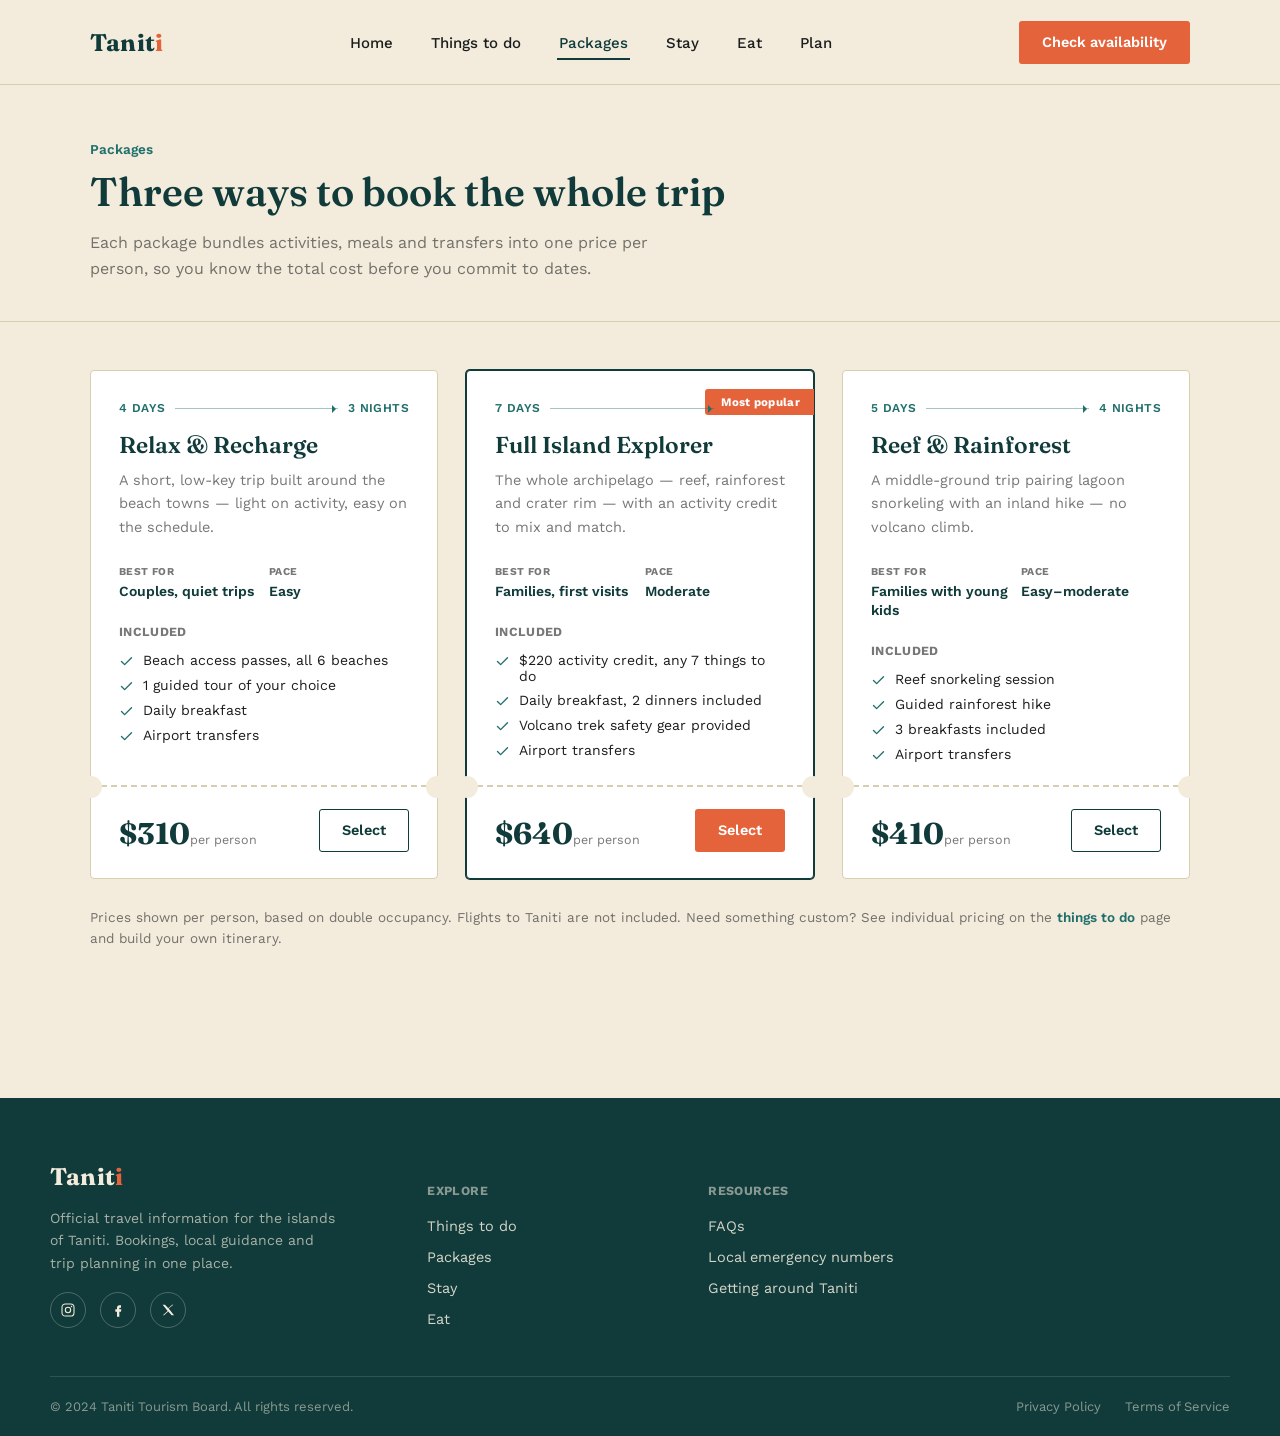
<file: packages.html>
<!DOCTYPE html>
<html lang="en">
  <head>
    <meta charset="UTF-8" />
    <meta name="viewport" content="width=device-width, initial-scale=1.0" />
    <title>Packages — Taniti</title>
    <link rel="stylesheet" href="styles.css" />
  </head>
  <body>
    <header class="site-header">
      <div class="wrap">
        <a href="index.html" class="logo">Tanit<span>i</span></a>
        <nav class="main-nav">
          <ul>
            <li><a href="index.html">Home</a></li>
            <li><a href="things-to-do.html">Things to do</a></li>
            <li><a href="packages.html" class="current">Packages</a></li>
            <li><a href="stay.html" aria-disabled="true">Stay</a></li>
            <li><a href="eat.html" aria-disabled="true">Eat</a></li>
            <li><a href="plan.html" aria-disabled="true">Plan</a></li>
          </ul>
        </nav>
        <div class="header-actions">
          <a href="#" class="btn btn-coral">Check availability</a>
        </div>
      </div>
    </header>

    <main>
      <section class="page-hero">
        <div class="wrap">
          <div class="section-eyebrow">Packages</div>
          <h1>Three ways to book the whole trip</h1>
          <p>
            Each package bundles activities, meals and transfers into one price
            per person, so you know the total cost before you commit to dates.
          </p>
        </div>
      </section>

      <section class="section" style="padding-top:48px;">
        <div class="wrap">
          <div class="pass-grid">
            <article class="pass">
              <div class="pass-head">
                <div class="pass-route">
                  <span>4 DAYS</span><span class="line"></span
                  ><span>3 NIGHTS</span>
                </div>
                <h3>Relax &amp; Recharge</h3>
                <p>
                  A short, low-key trip built around the beach towns — light on
                  activity, easy on the schedule.
                </p>
              </div>
              <div class="pass-details">
                <div class="kv">
                  <small>Best for</small><span>Couples, quiet trips</span>
                </div>
                <div class="kv"><small>Pace</small><span>Easy</span></div>
              </div>
              <div class="pass-includes">
                <p>Included</p>
                <ul>
                  <li>
                    <svg width="15" height="15" viewBox="0 0 24 24" fill="none">
                      <path
                        d="M4 12l5 5 11-11"
                        stroke="#1F6F6B"
                        stroke-width="2.2"
                        stroke-linecap="round"
                        stroke-linejoin="round"
                      /></svg
                    >Beach access passes, all 6 beaches
                  </li>
                  <li>
                    <svg width="15" height="15" viewBox="0 0 24 24" fill="none">
                      <path
                        d="M4 12l5 5 11-11"
                        stroke="#1F6F6B"
                        stroke-width="2.2"
                        stroke-linecap="round"
                        stroke-linejoin="round"
                      /></svg
                    >1 guided tour of your choice
                  </li>
                  <li>
                    <svg width="15" height="15" viewBox="0 0 24 24" fill="none">
                      <path
                        d="M4 12l5 5 11-11"
                        stroke="#1F6F6B"
                        stroke-width="2.2"
                        stroke-linecap="round"
                        stroke-linejoin="round"
                      /></svg
                    >Daily breakfast
                  </li>
                  <li>
                    <svg width="15" height="15" viewBox="0 0 24 24" fill="none">
                      <path
                        d="M4 12l5 5 11-11"
                        stroke="#1F6F6B"
                        stroke-width="2.2"
                        stroke-linecap="round"
                        stroke-linejoin="round"
                      /></svg
                    >Airport transfers
                  </li>
                </ul>
              </div>
              <div class="pass-perf"></div>
              <div class="pass-stub">
                <div class="pass-price">
                  <span class="amount">$310</span
                  ><span class="per">per person</span>
                </div>
                <a href="#" class="btn btn-outline">Select</a>
              </div>
            </article>

            <article class="pass featured">
              <div class="pass-flag">Most popular</div>
              <div class="pass-head">
                <div class="pass-route">
                  <span>7 DAYS</span><span class="line"></span
                  ><span>6 NIGHTS</span>
                </div>
                <h3>Full Island Explorer</h3>
                <p>
                  The whole archipelago — reef, rainforest and crater rim — with
                  an activity credit to mix and match.
                </p>
              </div>
              <div class="pass-details">
                <div class="kv">
                  <small>Best for</small><span>Families, first visits</span>
                </div>
                <div class="kv"><small>Pace</small><span>Moderate</span></div>
              </div>
              <div class="pass-includes">
                <p>Included</p>
                <ul>
                  <li>
                    <svg width="15" height="15" viewBox="0 0 24 24" fill="none">
                      <path
                        d="M4 12l5 5 11-11"
                        stroke="#1F6F6B"
                        stroke-width="2.2"
                        stroke-linecap="round"
                        stroke-linejoin="round"
                      /></svg
                    >$220 activity credit, any 7 things to do
                  </li>
                  <li>
                    <svg width="15" height="15" viewBox="0 0 24 24" fill="none">
                      <path
                        d="M4 12l5 5 11-11"
                        stroke="#1F6F6B"
                        stroke-width="2.2"
                        stroke-linecap="round"
                        stroke-linejoin="round"
                      /></svg
                    >Daily breakfast, 2 dinners included
                  </li>
                  <li>
                    <svg width="15" height="15" viewBox="0 0 24 24" fill="none">
                      <path
                        d="M4 12l5 5 11-11"
                        stroke="#1F6F6B"
                        stroke-width="2.2"
                        stroke-linecap="round"
                        stroke-linejoin="round"
                      /></svg
                    >Volcano trek safety gear provided
                  </li>
                  <li>
                    <svg width="15" height="15" viewBox="0 0 24 24" fill="none">
                      <path
                        d="M4 12l5 5 11-11"
                        stroke="#1F6F6B"
                        stroke-width="2.2"
                        stroke-linecap="round"
                        stroke-linejoin="round"
                      /></svg
                    >Airport transfers
                  </li>
                </ul>
              </div>
              <div class="pass-perf"></div>
              <div class="pass-stub">
                <div class="pass-price">
                  <span class="amount">$640</span
                  ><span class="per">per person</span>
                </div>
                <a href="#" class="btn btn-coral">Select</a>
              </div>
            </article>

            <article class="pass">
              <div class="pass-head">
                <div class="pass-route">
                  <span>5 DAYS</span><span class="line"></span
                  ><span>4 NIGHTS</span>
                </div>
                <h3>Reef &amp; Rainforest</h3>
                <p>
                  A middle-ground trip pairing lagoon snorkeling with an inland
                  hike — no volcano climb.
                </p>
              </div>
              <div class="pass-details">
                <div class="kv">
                  <small>Best for</small><span>Families with young kids</span>
                </div>
                <div class="kv">
                  <small>Pace</small><span>Easy–moderate</span>
                </div>
              </div>
              <div class="pass-includes">
                <p>Included</p>
                <ul>
                  <li>
                    <svg width="15" height="15" viewBox="0 0 24 24" fill="none">
                      <path
                        d="M4 12l5 5 11-11"
                        stroke="#1F6F6B"
                        stroke-width="2.2"
                        stroke-linecap="round"
                        stroke-linejoin="round"
                      /></svg
                    >Reef snorkeling session
                  </li>
                  <li>
                    <svg width="15" height="15" viewBox="0 0 24 24" fill="none">
                      <path
                        d="M4 12l5 5 11-11"
                        stroke="#1F6F6B"
                        stroke-width="2.2"
                        stroke-linecap="round"
                        stroke-linejoin="round"
                      /></svg
                    >Guided rainforest hike
                  </li>
                  <li>
                    <svg width="15" height="15" viewBox="0 0 24 24" fill="none">
                      <path
                        d="M4 12l5 5 11-11"
                        stroke="#1F6F6B"
                        stroke-width="2.2"
                        stroke-linecap="round"
                        stroke-linejoin="round"
                      /></svg
                    >3 breakfasts included
                  </li>
                  <li>
                    <svg width="15" height="15" viewBox="0 0 24 24" fill="none">
                      <path
                        d="M4 12l5 5 11-11"
                        stroke="#1F6F6B"
                        stroke-width="2.2"
                        stroke-linecap="round"
                        stroke-linejoin="round"
                      /></svg
                    >Airport transfers
                  </li>
                </ul>
              </div>
              <div class="pass-perf"></div>
              <div class="pass-stub">
                <div class="pass-price">
                  <span class="amount">$410</span
                  ><span class="per">per person</span>
                </div>
                <a href="#" class="btn btn-outline">Select</a>
              </div>
            </article>
          </div>

          <p style="margin-top:28px; font-size:13.5px; color:var(--ink-60);">
            Prices shown per person, based on double occupancy. Flights to
            Taniti are not included. Need something custom? See individual
            pricing on the
            <a
              href="things-to-do.html"
              style="color:var(--lagoon); font-weight:600;"
              >things to do</a
            >
            page and build your own itinerary.
          </p>
        </div>
      </section>
    </main>

    <footer class="site-footer">
      <div class="wrap footer-top">
        <div class="footer-brand">
          <a href="index.html" class="logo">Tanit<span>i</span></a>
          <p>
            Official travel information for the islands of Taniti. Bookings,
            local guidance and trip planning in one place.
          </p>
          <div class="footer-social">
            <a href="#" aria-label="Instagram"
              ><svg width="16" height="16" viewBox="0 0 24 24" fill="none">
                <rect
                  x="3"
                  y="3"
                  width="18"
                  height="18"
                  rx="5"
                  stroke="#F3ECDD"
                  stroke-width="1.6"
                />
                <circle
                  cx="12"
                  cy="12"
                  r="4"
                  stroke="#F3ECDD"
                  stroke-width="1.6"
                />
                <circle cx="17.3" cy="6.7" r="1.1" fill="#F3ECDD" /></svg
            ></a>
            <a href="#" aria-label="Facebook"
              ><svg width="16" height="16" viewBox="0 0 24 24" fill="none">
                <path
                  d="M14 8.5h2.5V5H14c-2 0-3.5 1.5-3.5 3.5V11H8v3.5h2.5V22H14v-7.5h2.5L17 11h-3v-2c0-.3.2-.5.5-.5z"
                  fill="#F3ECDD"
                /></svg
            ></a>
            <a href="#" aria-label="Twitter"
              ><svg width="16" height="16" viewBox="0 0 24 24" fill="none">
                <path
                  d="M4 4l7.5 9.5L4.3 20H6l6.4-5.9L17.5 20H21l-8-10.1L20 4h-1.7l-5.9 5.4L7.5 4H4z"
                  fill="#F3ECDD"
                /></svg
            ></a>
          </div>
        </div>
        <div class="footer-col">
          <h5>Explore</h5>
          <ul>
            <li><a href="things-to-do.html">Things to do</a></li>
            <li><a href="packages.html">Packages</a></li>
            <li><a href="#">Stay</a></li>
            <li><a href="#">Eat</a></li>
          </ul>
        </div>
        <div class="footer-col">
          <h5>Resources</h5>
          <ul>
            <li><a href="faq.html">FAQs</a></li>
            <li><a href="emergency.html">Local emergency numbers</a></li>
            <li><a href="transportation.html">Getting around Taniti</a></li>
          </ul>
        </div>
      </div>
      <div class="wrap footer-bottom">
        <span>© 2024 Taniti Tourism Board. All rights reserved.</span>
        <div class="footer-bottom-links">
          <a href="#">Privacy Policy</a>
          <a href="#">Terms of Service</a>
        </div>
      </div>
    </footer>
  </body>
</html>
</file>
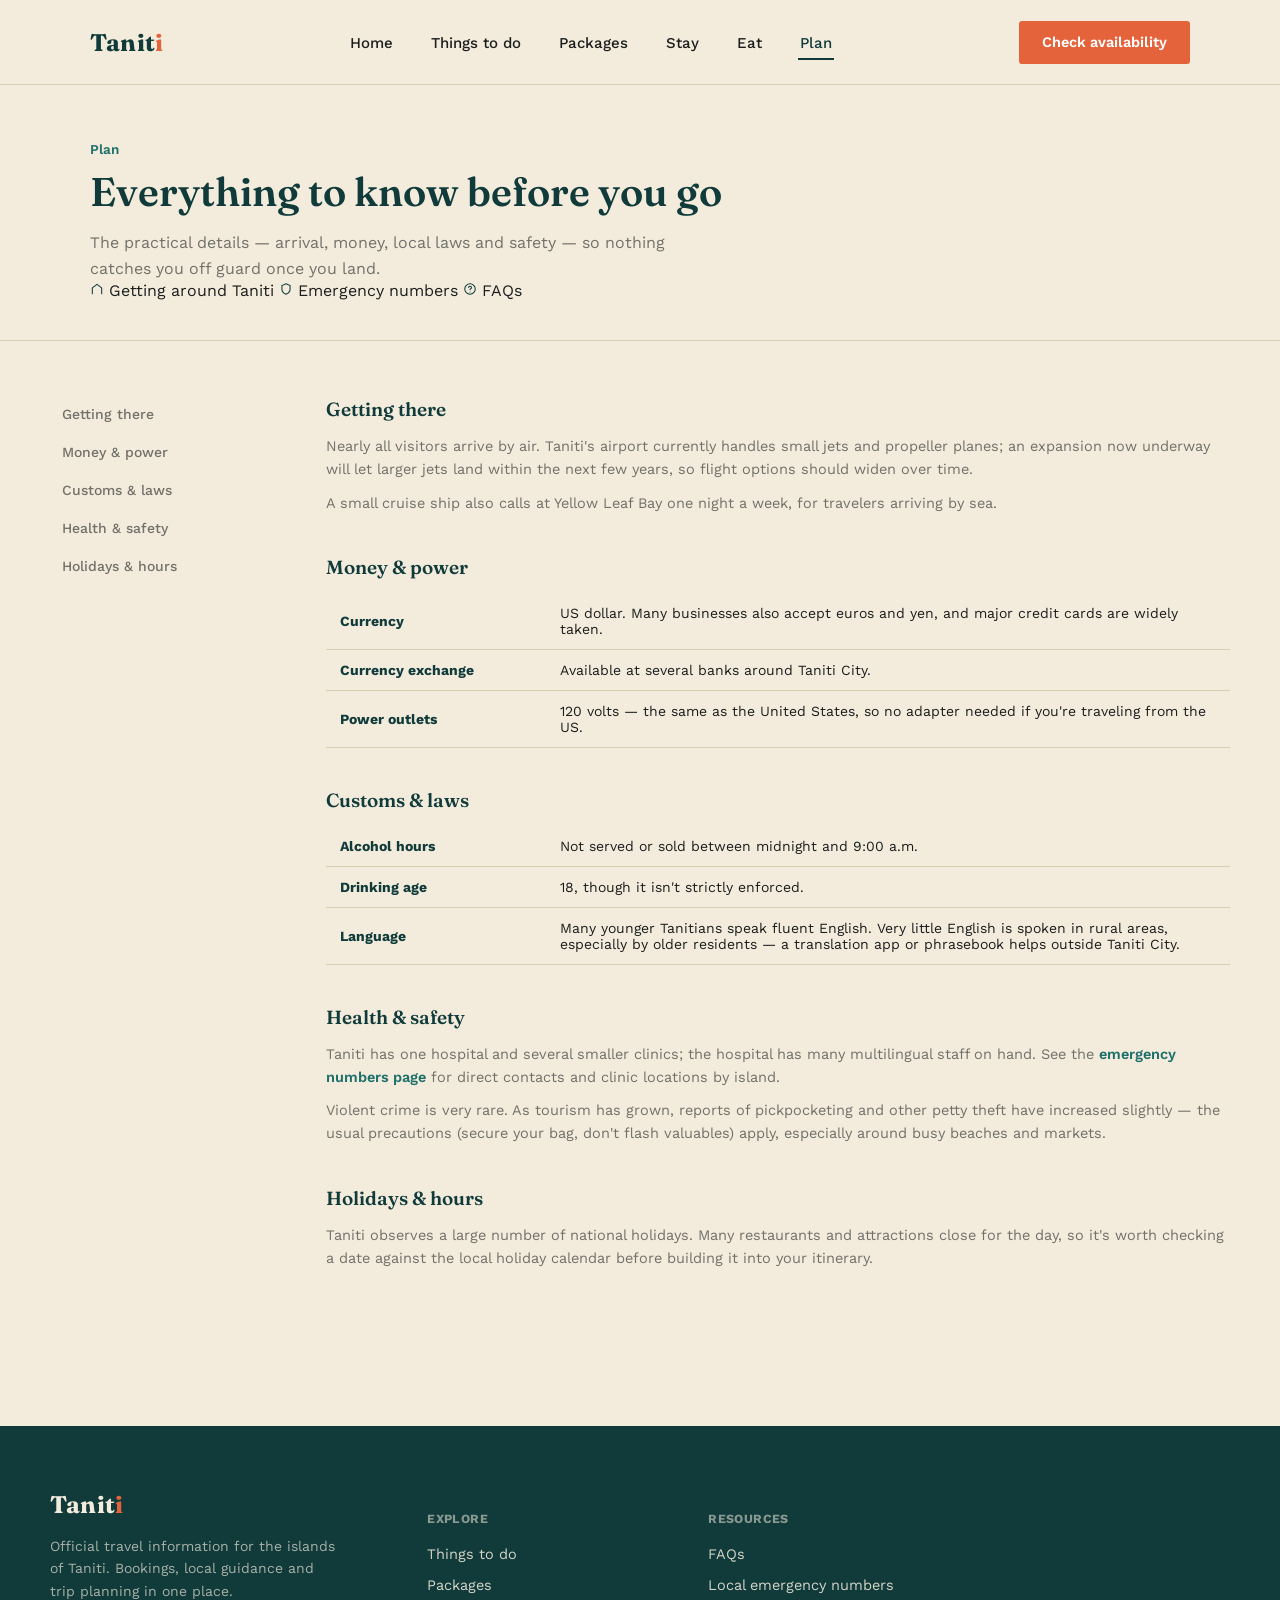
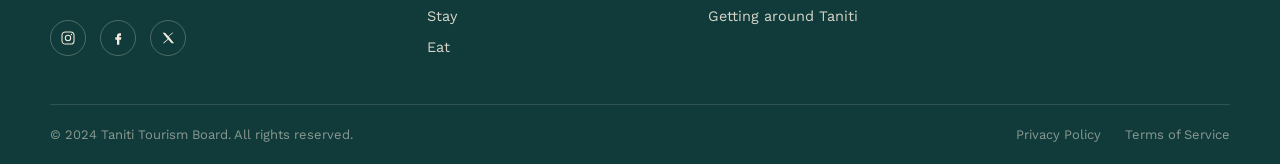
<file: plan.html>
<!DOCTYPE html>
<html lang="en">
  <head>
    <meta charset="UTF-8" />
    <meta name="viewport" content="width=device-width, initial-scale=1.0" />
    <title>Plan your trip — Taniti</title>
    <link rel="stylesheet" href="styles.css" />
  </head>
  <body>
    <header class="site-header">
      <div class="wrap">
        <a href="index.html" class="logo">Tanit<span>i</span></a>
        <nav class="main-nav">
          <ul>
            <li><a href="index.html">Home</a></li>
            <li><a href="things-to-do.html">Things to do</a></li>
            <li><a href="packages.html">Packages</a></li>
            <li><a href="stay.html">Stay</a></li>
            <li><a href="eat.html">Eat</a></li>
            <li><a href="plan.html" class="current">Plan</a></li>
          </ul>
        </nav>
        <div class="header-actions">
          <a href="packages.html" class="btn btn-coral">Check availability</a>
        </div>
      </div>
    </header>

    <main>
      <section class="page-hero">
        <div class="wrap">
          <div class="section-eyebrow">Plan</div>
          <h1>Everything to know before you go</h1>
          <p>
            The practical details — arrival, money, local laws and safety — so
            nothing catches you off guard once you land.
          </p>
          <div class="pill-row">
            <a href="transportation.html" class="pill-link">
              <svg width="14" height="14" viewBox="0 0 24 24" fill="none">
                <path
                  d="M4 20V10l8-6 8 6v10"
                  stroke="#103B3A"
                  stroke-width="1.8"
                  stroke-linecap="round"
                  stroke-linejoin="round"
                />
              </svg>
              Getting around Taniti
            </a>
            <a href="emergency.html" class="pill-link">
              <svg width="14" height="14" viewBox="0 0 24 24" fill="none">
                <path
                  d="M12 3l7 3v6c0 4.5-3 7.5-7 9-4-1.5-7-4.5-7-9V6l7-3z"
                  stroke="#103B3A"
                  stroke-width="1.8"
                />
              </svg>
              Emergency numbers
            </a>
            <a href="faq.html" class="pill-link">
              <svg width="14" height="14" viewBox="0 0 24 24" fill="none">
                <circle
                  cx="12"
                  cy="12"
                  r="9"
                  stroke="#103B3A"
                  stroke-width="1.8"
                />
                <path
                  d="M9.5 9.5a2.5 2.5 0 015 .3c0 1.7-2.5 1.7-2.5 3.5M12 17h.01"
                  stroke="#103B3A"
                  stroke-width="1.8"
                  stroke-linecap="round"
                />
              </svg>
              FAQs
            </a>
          </div>
        </div>
      </section>

      <div class="wrap content-cols">
        <nav class="side-nav">
          <a href="#getting-there">Getting there</a>
          <a href="#money">Money &amp; power</a>
          <a href="#customs">Customs &amp; laws</a>
          <a href="#health">Health &amp; safety</a>
          <a href="#holidays">Holidays &amp; hours</a>
        </nav>

        <div>
          <div class="info-block" id="getting-there">
            <h3>Getting there</h3>
            <p>
              Nearly all visitors arrive by air. Taniti's airport currently
              handles small jets and propeller planes; an expansion now underway
              will let larger jets land within the next few years, so flight
              options should widen over time.
            </p>
            <p>
              A small cruise ship also calls at Yellow Leaf Bay one night a
              week, for travelers arriving by sea.
            </p>
          </div>

          <div class="info-block" id="money">
            <h3>Money &amp; power</h3>
            <table class="info-table">
              <tbody>
                <tr>
                  <td style="width:220px;"><strong>Currency</strong></td>
                  <td>
                    US dollar. Many businesses also accept euros and yen, and
                    major credit cards are widely taken.
                  </td>
                </tr>
                <tr>
                  <td><strong>Currency exchange</strong></td>
                  <td>Available at several banks around Taniti City.</td>
                </tr>
                <tr>
                  <td><strong>Power outlets</strong></td>
                  <td>
                    120 volts — the same as the United States, so no adapter
                    needed if you're traveling from the US.
                  </td>
                </tr>
              </tbody>
            </table>
          </div>

          <div class="info-block" id="customs">
            <h3>Customs &amp; laws</h3>
            <table class="info-table">
              <tbody>
                <tr>
                  <td style="width:220px;"><strong>Alcohol hours</strong></td>
                  <td>Not served or sold between midnight and 9:00 a.m.</td>
                </tr>
                <tr>
                  <td><strong>Drinking age</strong></td>
                  <td>18, though it isn't strictly enforced.</td>
                </tr>
                <tr>
                  <td><strong>Language</strong></td>
                  <td>
                    Many younger Tanitians speak fluent English. Very little
                    English is spoken in rural areas, especially by older
                    residents — a translation app or phrasebook helps outside
                    Taniti City.
                  </td>
                </tr>
              </tbody>
            </table>
          </div>

          <div class="info-block" id="health">
            <h3>Health &amp; safety</h3>
            <p>
              Taniti has one hospital and several smaller clinics; the hospital
              has many multilingual staff on hand. See the
              <a
                href="emergency.html"
                style="color:var(--lagoon); font-weight:600;"
                >emergency numbers page</a
              >
              for direct contacts and clinic locations by island.
            </p>
            <p>
              Violent crime is very rare. As tourism has grown, reports of
              pickpocketing and other petty theft have increased slightly — the
              usual precautions (secure your bag, don't flash valuables) apply,
              especially around busy beaches and markets.
            </p>
          </div>

          <div class="info-block" id="holidays">
            <h3>Holidays &amp; hours</h3>
            <p>
              Taniti observes a large number of national holidays. Many
              restaurants and attractions close for the day, so it's worth
              checking a date against the local holiday calendar before building
              it into your itinerary.
            </p>
          </div>
        </div>
      </div>
    </main>

    <footer class="site-footer">
      <div class="wrap footer-top">
        <div class="footer-brand">
          <a href="index.html" class="logo">Tanit<span>i</span></a>
          <p>
            Official travel information for the islands of Taniti. Bookings,
            local guidance and trip planning in one place.
          </p>
          <div class="footer-social">
            <a href="#" aria-label="Instagram"
              ><svg width="16" height="16" viewBox="0 0 24 24" fill="none">
                <rect
                  x="3"
                  y="3"
                  width="18"
                  height="18"
                  rx="5"
                  stroke="#F3ECDD"
                  stroke-width="1.6"
                />
                <circle
                  cx="12"
                  cy="12"
                  r="4"
                  stroke="#F3ECDD"
                  stroke-width="1.6"
                />
                <circle cx="17.3" cy="6.7" r="1.1" fill="#F3ECDD" /></svg
            ></a>
            <a href="#" aria-label="Facebook"
              ><svg width="16" height="16" viewBox="0 0 24 24" fill="none">
                <path
                  d="M14 8.5h2.5V5H14c-2 0-3.5 1.5-3.5 3.5V11H8v3.5h2.5V22H14v-7.5h2.5L17 11h-3v-2c0-.3.2-.5.5-.5z"
                  fill="#F3ECDD"
                /></svg
            ></a>
            <a href="#" aria-label="Twitter"
              ><svg width="16" height="16" viewBox="0 0 24 24" fill="none">
                <path
                  d="M4 4l7.5 9.5L4.3 20H6l6.4-5.9L17.5 20H21l-8-10.1L20 4h-1.7l-5.9 5.4L7.5 4H4z"
                  fill="#F3ECDD"
                /></svg
            ></a>
          </div>
        </div>
        <div class="footer-col">
          <h5>Explore</h5>
          <ul>
            <li><a href="things-to-do.html">Things to do</a></li>
            <li><a href="packages.html">Packages</a></li>
            <li><a href="stay.html">Stay</a></li>
            <li><a href="eat.html">Eat</a></li>
          </ul>
        </div>
        <div class="footer-col">
          <h5>Resources</h5>
          <ul>
            <li><a href="faq.html">FAQs</a></li>
            <li><a href="emergency.html">Local emergency numbers</a></li>
            <li><a href="transportation.html">Getting around Taniti</a></li>
          </ul>
        </div>
      </div>
      <div class="wrap footer-bottom">
        <span>© 2024 Taniti Tourism Board. All rights reserved.</span>
        <div class="footer-bottom-links">
          <a href="#">Privacy Policy</a>
          <a href="#">Terms of Service</a>
        </div>
      </div>
    </footer>
  </body>
</html>
</file>
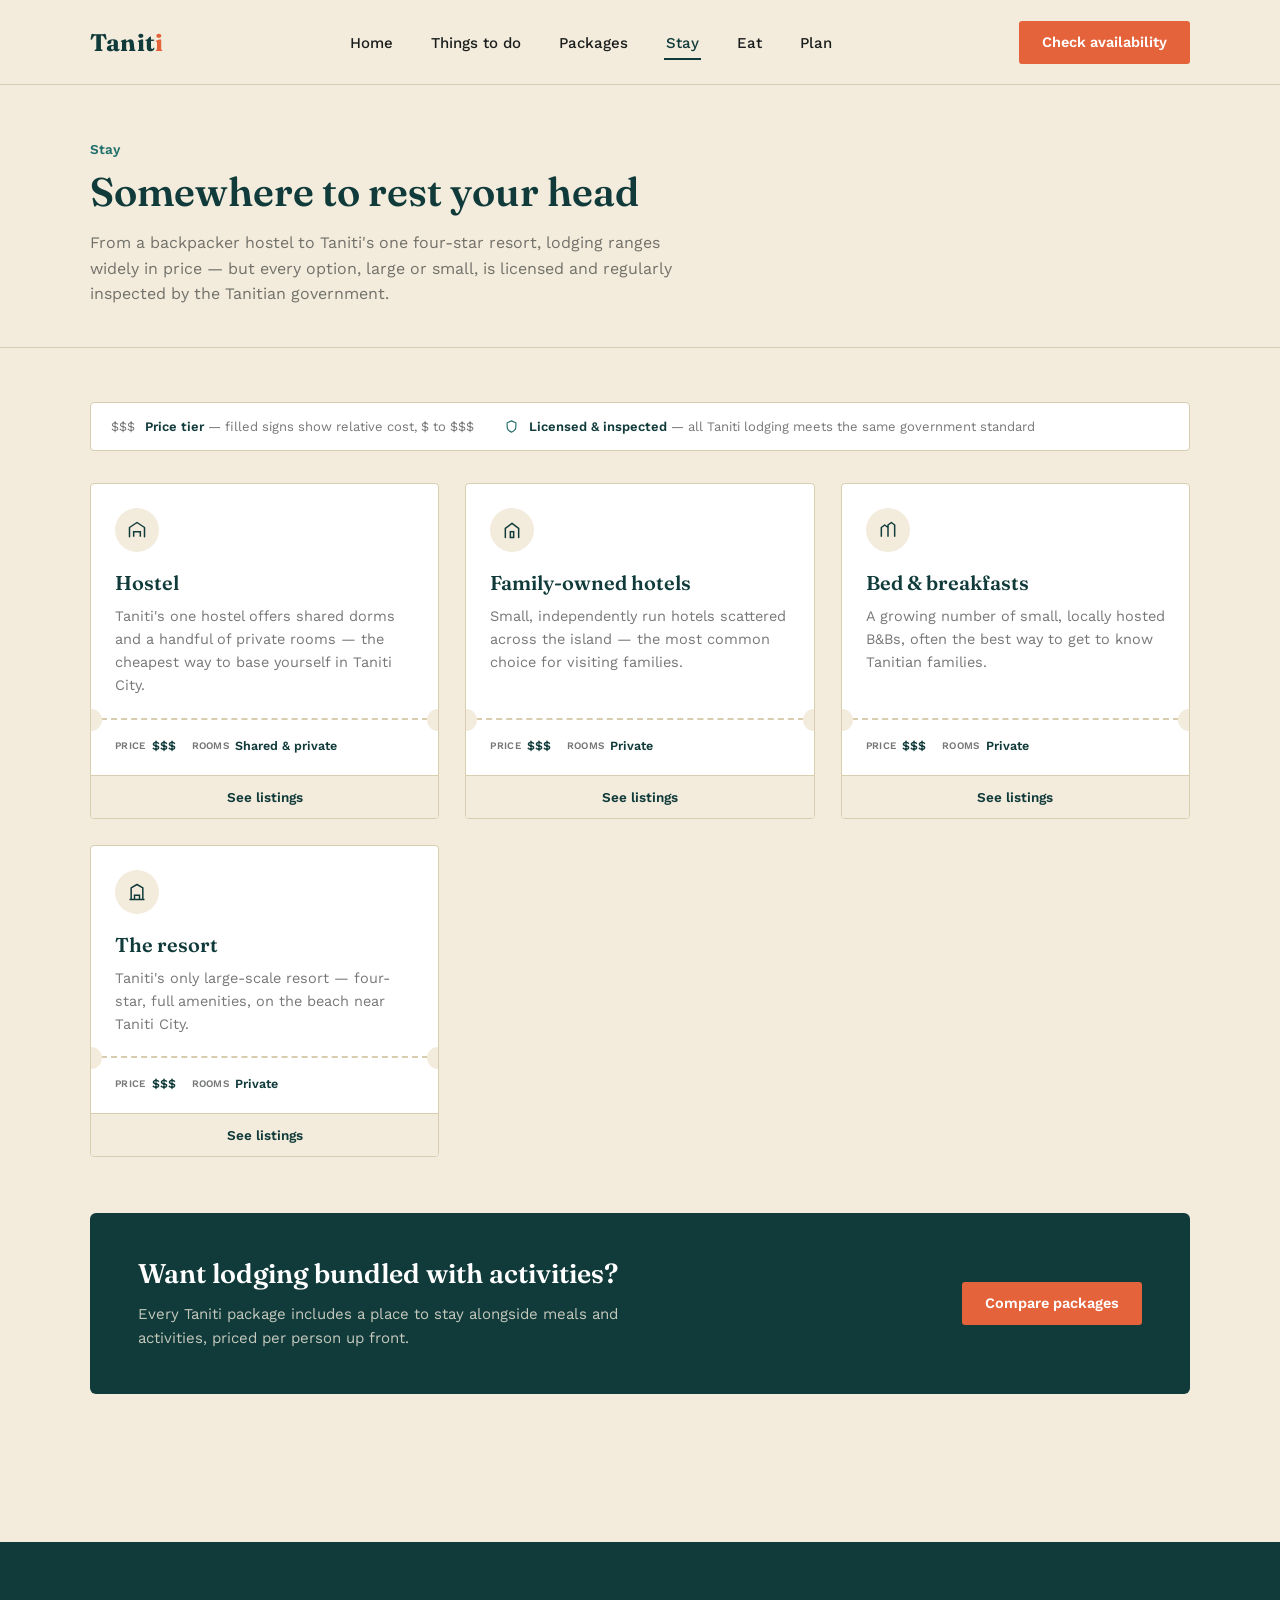
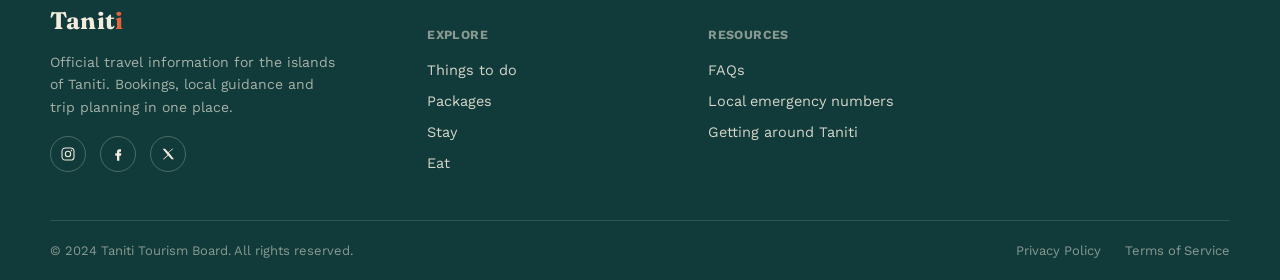
<file: stay.html>
<!DOCTYPE html>
<html lang="en">
  <head>
    <meta charset="UTF-8" />
    <meta name="viewport" content="width=device-width, initial-scale=1.0" />
    <title>Stay — Taniti</title>
    <link rel="stylesheet" href="styles.css" />
  </head>
  <body>
    <header class="site-header">
      <div class="wrap">
        <a href="index.html" class="logo">Tanit<span>i</span></a>
        <nav class="main-nav">
          <ul>
            <li><a href="index.html">Home</a></li>
            <li><a href="things-to-do.html">Things to do</a></li>
            <li><a href="packages.html">Packages</a></li>
            <li><a href="stay.html" class="current">Stay</a></li>
            <li><a href="eat.html">Eat</a></li>
            <li><a href="plan.html">Plan</a></li>
          </ul>
        </nav>
        <div class="header-actions">
          <a href="packages.html" class="btn btn-coral">Check availability</a>
        </div>
      </div>
    </header>

    <main>
      <section class="page-hero">
        <div class="wrap">
          <div class="section-eyebrow">Stay</div>
          <h1>Somewhere to rest your head</h1>
          <p>
            From a backpacker hostel to Taniti's one four-star resort, lodging
            ranges widely in price — but every option, large or small, is
            licensed and regularly inspected by the Tanitian government.
          </p>
        </div>
      </section>

      <section class="section" style="padding-top:48px;">
        <div class="wrap">
          <div class="legend">
            <div class="legend-item">
              <span class="price-tier"
                ><span class="sign on">$</span><span class="sign">$</span
                ><span class="sign">$</span></span
              >
              <span
                ><strong>Price tier</strong> — filled signs show relative cost,
                $ to $$$</span
              >
            </div>
            <div class="legend-item">
              <svg width="15" height="15" viewBox="0 0 24 24" fill="none">
                <path
                  d="M12 3l7 3v6c0 4.5-3 7.5-7 9-4-1.5-7-4.5-7-9V6l7-3z"
                  stroke="#1F6F6B"
                  stroke-width="1.8"
                />
              </svg>
              <span
                ><strong>Licensed &amp; inspected</strong> — all Taniti lodging
                meets the same government standard</span
              >
            </div>
          </div>

          <div class="card-grid" style="margin-top:32px;">
            <article class="ticket">
              <div class="ticket-top">
                <div class="ticket-icon">
                  <svg width="20" height="20" viewBox="0 0 24 24" fill="none">
                    <path
                      d="M3 20V9l9-6 9 6v11"
                      stroke="#103B3A"
                      stroke-width="1.8"
                      stroke-linecap="round"
                      stroke-linejoin="round"
                    />
                    <path
                      d="M8 20v-6h8v6"
                      stroke="#103B3A"
                      stroke-width="1.8"
                    />
                  </svg>
                </div>
                <h3>Hostel</h3>
                <p>
                  Taniti's one hostel offers shared dorms and a handful of
                  private rooms — the cheapest way to base yourself in Taniti
                  City.
                </p>
              </div>
              <div class="ticket-perf"></div>
              <div class="ticket-bottom">
                <div class="ticket-meta">
                  <div class="meta-chip">
                    <small>Price</small
                    ><span class="price-tier"
                      ><span class="sign on">$</span><span class="sign">$</span
                      ><span class="sign">$</span></span
                    >
                  </div>
                  <div class="meta-chip">
                    <small>Rooms</small>Shared &amp; private
                  </div>
                </div>
              </div>
              <a href="#" class="ticket-link">See listings</a>
            </article>

            <article class="ticket">
              <div class="ticket-top">
                <div class="ticket-icon">
                  <svg width="20" height="20" viewBox="0 0 24 24" fill="none">
                    <path
                      d="M4 21V10l8-6 8 6v11"
                      stroke="#103B3A"
                      stroke-width="1.8"
                      stroke-linecap="round"
                      stroke-linejoin="round"
                    />
                    <rect
                      x="10"
                      y="14"
                      width="4"
                      height="7"
                      stroke="#103B3A"
                      stroke-width="1.8"
                    />
                  </svg>
                </div>
                <h3>Family-owned hotels</h3>
                <p>
                  Small, independently run hotels scattered across the island —
                  the most common choice for visiting families.
                </p>
              </div>
              <div class="ticket-perf"></div>
              <div class="ticket-bottom">
                <div class="ticket-meta">
                  <div class="meta-chip">
                    <small>Price</small
                    ><span class="price-tier"
                      ><span class="sign on">$</span
                      ><span class="sign on">$</span
                      ><span class="sign">$</span></span
                    >
                  </div>
                  <div class="meta-chip"><small>Rooms</small>Private</div>
                </div>
              </div>
              <a href="#" class="ticket-link">See listings</a>
            </article>

            <article class="ticket">
              <div class="ticket-top">
                <div class="ticket-icon">
                  <svg width="20" height="20" viewBox="0 0 24 24" fill="none">
                    <path
                      d="M4 20V9l4-3 4 3v11M12 20V6l4-3 4 3v14"
                      stroke="#103B3A"
                      stroke-width="1.8"
                      stroke-linejoin="round"
                    />
                  </svg>
                </div>
                <h3>Bed &amp; breakfasts</h3>
                <p>
                  A growing number of small, locally hosted B&amp;Bs, often the
                  best way to get to know Tanitian families.
                </p>
              </div>
              <div class="ticket-perf"></div>
              <div class="ticket-bottom">
                <div class="ticket-meta">
                  <div class="meta-chip">
                    <small>Price</small
                    ><span class="price-tier"
                      ><span class="sign on">$</span
                      ><span class="sign on">$</span
                      ><span class="sign">$</span></span
                    >
                  </div>
                  <div class="meta-chip"><small>Rooms</small>Private</div>
                </div>
              </div>
              <a href="#" class="ticket-link">See listings</a>
            </article>

            <article class="ticket">
              <div class="ticket-top">
                <div class="ticket-icon">
                  <svg width="20" height="20" viewBox="0 0 24 24" fill="none">
                    <path
                      d="M3 21h18M5 21V7l7-4 7 4v14"
                      stroke="#103B3A"
                      stroke-width="1.8"
                      stroke-linejoin="round"
                    />
                    <path
                      d="M9 21v-5h6v5"
                      stroke="#103B3A"
                      stroke-width="1.8"
                    />
                  </svg>
                </div>
                <h3>The resort</h3>
                <p>
                  Taniti's only large-scale resort — four-star, full amenities,
                  on the beach near Taniti City.
                </p>
              </div>
              <div class="ticket-perf"></div>
              <div class="ticket-bottom">
                <div class="ticket-meta">
                  <div class="meta-chip">
                    <small>Price</small
                    ><span class="price-tier"
                      ><span class="sign on">$</span
                      ><span class="sign on">$</span
                      ><span class="sign on">$</span></span
                    >
                  </div>
                  <div class="meta-chip"><small>Rooms</small>Private</div>
                </div>
              </div>
              <a href="#" class="ticket-link">See listings</a>
            </article>
          </div>

          <div class="callout" style="margin-top:56px;">
            <div>
              <h3>Want lodging bundled with activities?</h3>
              <p>
                Every Taniti package includes a place to stay alongside meals
                and activities, priced per person up front.
              </p>
            </div>
            <div class="callout-actions">
              <a href="packages.html" class="btn btn-coral">Compare packages</a>
            </div>
          </div>
        </div>
      </section>
    </main>

    <footer class="site-footer">
      <div class="wrap footer-top">
        <div class="footer-brand">
          <a href="index.html" class="logo">Tanit<span>i</span></a>
          <p>
            Official travel information for the islands of Taniti. Bookings,
            local guidance and trip planning in one place.
          </p>
          <div class="footer-social">
            <a href="#" aria-label="Instagram"
              ><svg width="16" height="16" viewBox="0 0 24 24" fill="none">
                <rect
                  x="3"
                  y="3"
                  width="18"
                  height="18"
                  rx="5"
                  stroke="#F3ECDD"
                  stroke-width="1.6"
                />
                <circle
                  cx="12"
                  cy="12"
                  r="4"
                  stroke="#F3ECDD"
                  stroke-width="1.6"
                />
                <circle cx="17.3" cy="6.7" r="1.1" fill="#F3ECDD" /></svg
            ></a>
            <a href="#" aria-label="Facebook"
              ><svg width="16" height="16" viewBox="0 0 24 24" fill="none">
                <path
                  d="M14 8.5h2.5V5H14c-2 0-3.5 1.5-3.5 3.5V11H8v3.5h2.5V22H14v-7.5h2.5L17 11h-3v-2c0-.3.2-.5.5-.5z"
                  fill="#F3ECDD"
                /></svg
            ></a>
            <a href="#" aria-label="Twitter"
              ><svg width="16" height="16" viewBox="0 0 24 24" fill="none">
                <path
                  d="M4 4l7.5 9.5L4.3 20H6l6.4-5.9L17.5 20H21l-8-10.1L20 4h-1.7l-5.9 5.4L7.5 4H4z"
                  fill="#F3ECDD"
                /></svg
            ></a>
          </div>
        </div>
        <div class="footer-col">
          <h5>Explore</h5>
          <ul>
            <li><a href="things-to-do.html">Things to do</a></li>
            <li><a href="packages.html">Packages</a></li>
            <li><a href="stay.html">Stay</a></li>
            <li><a href="eat.html">Eat</a></li>
          </ul>
        </div>
        <div class="footer-col">
          <h5>Resources</h5>
          <ul>
            <li><a href="faq.html">FAQs</a></li>
            <li><a href="emergency.html">Local emergency numbers</a></li>
            <li><a href="transportation.html">Getting around Taniti</a></li>
          </ul>
        </div>
      </div>
      <div class="wrap footer-bottom">
        <span>© 2024 Taniti Tourism Board. All rights reserved.</span>
        <div class="footer-bottom-links">
          <a href="#">Privacy Policy</a>
          <a href="#">Terms of Service</a>
        </div>
      </div>
    </footer>
  </body>
</html>
</file>
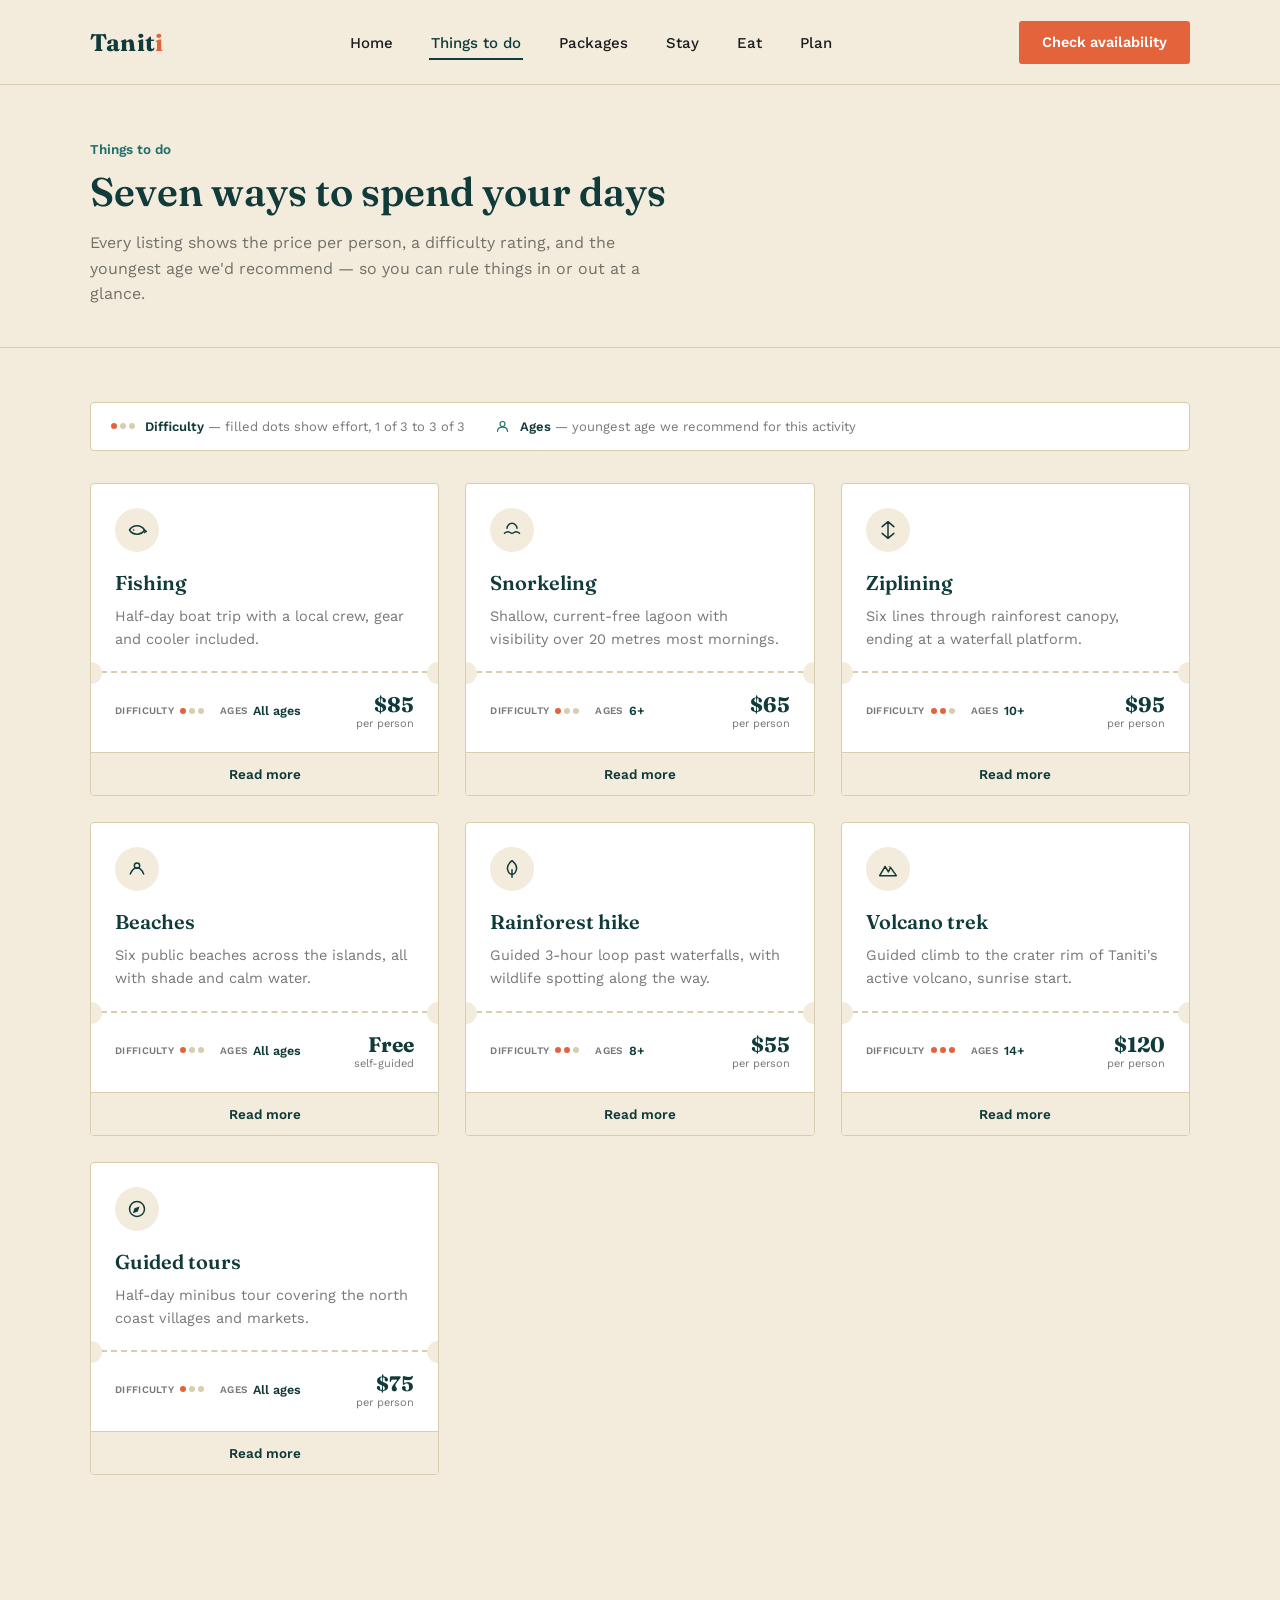
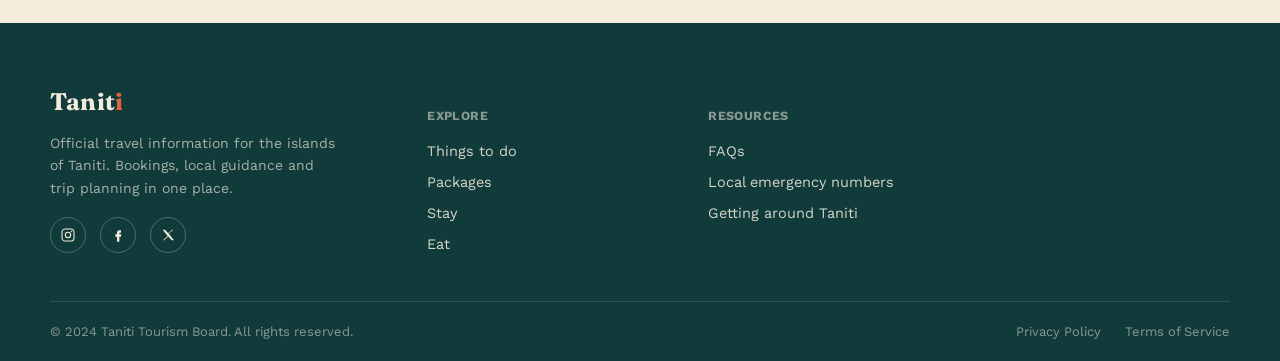
<file: things-to-do.html>
<!DOCTYPE html>
<html lang="en">
  <head>
    <meta charset="UTF-8" />
    <meta name="viewport" content="width=device-width, initial-scale=1.0" />
    <title>Things to do — Taniti</title>
    <link rel="stylesheet" href="styles.css" />
  </head>
  <body>
    <header class="site-header">
      <div class="wrap">
        <a href="index.html" class="logo">Tanit<span>i</span></a>
        <nav class="main-nav">
          <ul>
            <li><a href="index.html">Home</a></li>
            <li>
              <a href="things-to-do.html" class="current">Things to do</a>
            </li>
            <li><a href="packages.html">Packages</a></li>
            <li><a href="stay.html" aria-disabled="true">Stay</a></li>
            <li><a href="eat.html" aria-disabled="true">Eat</a></li>
            <li><a href="plan.html" aria-disabled="true">Plan</a></li>
          </ul>
        </nav>
        <div class="header-actions">
          <a href="packages.html" class="btn btn-coral">Check availability</a>
        </div>
      </div>
    </header>

    <main>
      <section class="page-hero">
        <div class="wrap">
          <div class="section-eyebrow">Things to do</div>
          <h1>Seven ways to spend your days</h1>
          <p>
            Every listing shows the price per person, a difficulty rating, and
            the youngest age we'd recommend — so you can rule things in or out
            at a glance.
          </p>
        </div>
      </section>

      <section class="section" style="padding-top:48px;">
        <div class="wrap">
          <div class="legend">
            <div class="legend-item">
              <span class="dots"
                ><span class="dot on"></span><span class="dot"></span
                ><span class="dot"></span
              ></span>
              <span
                ><strong>Difficulty</strong> — filled dots show effort, 1 of 3
                to 3 of 3</span
              >
            </div>
            <div class="legend-item">
              <svg width="15" height="15" viewBox="0 0 24 24" fill="none">
                <circle
                  cx="12"
                  cy="8"
                  r="4"
                  stroke="#1F6F6B"
                  stroke-width="1.8"
                />
                <path
                  d="M4 20c0-4.4 3.6-7 8-7s8 2.6 8 7"
                  stroke="#1F6F6B"
                  stroke-width="1.8"
                  stroke-linecap="round"
                />
              </svg>
              <span
                ><strong>Ages</strong> — youngest age we recommend for this
                activity</span
              >
            </div>
          </div>

          <div class="card-grid" style="margin-top:32px;">
            <article class="ticket">
              <div class="ticket-top">
                <div class="ticket-icon">
                  <svg width="20" height="20" viewBox="0 0 24 24" fill="none">
                    <path
                      d="M3 12s3-5 9-5 9 5 9 5-3 5-9 5-9-5-9-5z"
                      stroke="#103B3A"
                      stroke-width="1.8"
                      stroke-linejoin="round"
                    />
                    <circle cx="8" cy="12" r="1" fill="#103B3A" />
                    <path
                      d="M21 12c1 1 2 1.5 2 1.5s-1 .5-2 1.5"
                      stroke="#103B3A"
                      stroke-width="1.8"
                      stroke-linecap="round"
                    />
                  </svg>
                </div>
                <h3>Fishing</h3>
                <p>
                  Half-day boat trip with a local crew, gear and cooler
                  included.
                </p>
              </div>
              <div class="ticket-perf"></div>
              <div class="ticket-bottom">
                <div class="ticket-meta">
                  <div class="meta-chip">
                    <small>Difficulty</small
                    ><span class="dots"
                      ><span class="dot on"></span><span class="dot"></span
                      ><span class="dot"></span
                    ></span>
                  </div>
                  <div class="meta-chip"><small>Ages</small>All ages</div>
                </div>
                <div class="ticket-price">
                  <span class="amount">$85</span
                  ><span class="unit">per person</span>
                </div>
              </div>
              <a href="#" class="ticket-link">Read more</a>
            </article>

            <article class="ticket">
              <div class="ticket-top">
                <div class="ticket-icon">
                  <svg width="20" height="20" viewBox="0 0 24 24" fill="none">
                    <path
                      d="M3 16s2-2 4-2 3 2 5 2 3-2 5-2 4 2 4 2M6 10c0-3 2.5-6 6-6s6 3 6 6"
                      stroke="#103B3A"
                      stroke-width="1.8"
                      stroke-linecap="round"
                    />
                  </svg>
                </div>
                <h3>Snorkeling</h3>
                <p>
                  Shallow, current-free lagoon with visibility over 20 metres
                  most mornings.
                </p>
              </div>
              <div class="ticket-perf"></div>
              <div class="ticket-bottom">
                <div class="ticket-meta">
                  <div class="meta-chip">
                    <small>Difficulty</small
                    ><span class="dots"
                      ><span class="dot on"></span><span class="dot"></span
                      ><span class="dot"></span
                    ></span>
                  </div>
                  <div class="meta-chip"><small>Ages</small>6+</div>
                </div>
                <div class="ticket-price">
                  <span class="amount">$65</span
                  ><span class="unit">per person</span>
                </div>
              </div>
              <a href="#" class="ticket-link">Read more</a>
            </article>

            <article class="ticket">
              <div class="ticket-top">
                <div class="ticket-icon">
                  <svg width="20" height="20" viewBox="0 0 24 24" fill="none">
                    <path
                      d="M12 2v20M5 8l7-6 7 6M5 16l7 6 7-6"
                      stroke="#103B3A"
                      stroke-width="1.8"
                      stroke-linecap="round"
                      stroke-linejoin="round"
                    />
                  </svg>
                </div>
                <h3>Ziplining</h3>
                <p>
                  Six lines through rainforest canopy, ending at a waterfall
                  platform.
                </p>
              </div>
              <div class="ticket-perf"></div>
              <div class="ticket-bottom">
                <div class="ticket-meta">
                  <div class="meta-chip">
                    <small>Difficulty</small
                    ><span class="dots"
                      ><span class="dot on"></span><span class="dot on"></span
                      ><span class="dot"></span
                    ></span>
                  </div>
                  <div class="meta-chip"><small>Ages</small>10+</div>
                </div>
                <div class="ticket-price">
                  <span class="amount">$95</span
                  ><span class="unit">per person</span>
                </div>
              </div>
              <a href="#" class="ticket-link">Read more</a>
            </article>

            <article class="ticket">
              <div class="ticket-top">
                <div class="ticket-icon">
                  <svg width="20" height="20" viewBox="0 0 24 24" fill="none">
                    <path
                      d="M4 18c4-10 12-10 16 0"
                      stroke="#103B3A"
                      stroke-width="1.8"
                      stroke-linecap="round"
                    />
                    <circle
                      cx="12"
                      cy="8"
                      r="3.2"
                      stroke="#103B3A"
                      stroke-width="1.8"
                    />
                  </svg>
                </div>
                <h3>Beaches</h3>
                <p>
                  Six public beaches across the islands, all with shade and calm
                  water.
                </p>
              </div>
              <div class="ticket-perf"></div>
              <div class="ticket-bottom">
                <div class="ticket-meta">
                  <div class="meta-chip">
                    <small>Difficulty</small
                    ><span class="dots"
                      ><span class="dot on"></span><span class="dot"></span
                      ><span class="dot"></span
                    ></span>
                  </div>
                  <div class="meta-chip"><small>Ages</small>All ages</div>
                </div>
                <div class="ticket-price">
                  <span class="amount">Free</span
                  ><span class="unit">self-guided</span>
                </div>
              </div>
              <a href="#" class="ticket-link">Read more</a>
            </article>

            <article class="ticket">
              <div class="ticket-top">
                <div class="ticket-icon">
                  <svg width="20" height="20" viewBox="0 0 24 24" fill="none">
                    <path
                      d="M12 2C7 6 5 11 8 16c2 3 6 3 8 0 3-5 1-10-4-14z"
                      stroke="#103B3A"
                      stroke-width="1.8"
                      stroke-linejoin="round"
                    />
                    <path
                      d="M12 22V13"
                      stroke="#103B3A"
                      stroke-width="1.8"
                      stroke-linecap="round"
                    />
                  </svg>
                </div>
                <h3>Rainforest hike</h3>
                <p>
                  Guided 3-hour loop past waterfalls, with wildlife spotting
                  along the way.
                </p>
              </div>
              <div class="ticket-perf"></div>
              <div class="ticket-bottom">
                <div class="ticket-meta">
                  <div class="meta-chip">
                    <small>Difficulty</small
                    ><span class="dots"
                      ><span class="dot on"></span><span class="dot on"></span
                      ><span class="dot"></span
                    ></span>
                  </div>
                  <div class="meta-chip"><small>Ages</small>8+</div>
                </div>
                <div class="ticket-price">
                  <span class="amount">$55</span
                  ><span class="unit">per person</span>
                </div>
              </div>
              <a href="#" class="ticket-link">Read more</a>
            </article>

            <article class="ticket">
              <div class="ticket-top">
                <div class="ticket-icon">
                  <svg width="20" height="20" viewBox="0 0 24 24" fill="none">
                    <path
                      d="M2 20l6.5-11 4 6.5L15 10l7 10z"
                      stroke="#103B3A"
                      stroke-width="1.8"
                      stroke-linejoin="round"
                    />
                    <circle cx="13.5" cy="9" r="1" fill="#E4633B" />
                  </svg>
                </div>
                <h3>Volcano trek</h3>
                <p>
                  Guided climb to the crater rim of Taniti's active volcano,
                  sunrise start.
                </p>
              </div>
              <div class="ticket-perf"></div>
              <div class="ticket-bottom">
                <div class="ticket-meta">
                  <div class="meta-chip">
                    <small>Difficulty</small
                    ><span class="dots"
                      ><span class="dot on"></span><span class="dot on"></span
                      ><span class="dot on"></span
                    ></span>
                  </div>
                  <div class="meta-chip"><small>Ages</small>14+</div>
                </div>
                <div class="ticket-price">
                  <span class="amount">$120</span
                  ><span class="unit">per person</span>
                </div>
              </div>
              <a href="#" class="ticket-link">Read more</a>
            </article>

            <article class="ticket">
              <div class="ticket-top">
                <div class="ticket-icon">
                  <svg width="20" height="20" viewBox="0 0 24 24" fill="none">
                    <circle
                      cx="12"
                      cy="12"
                      r="9"
                      stroke="#103B3A"
                      stroke-width="1.8"
                    />
                    <path d="M15 9l-2 6-6 2 2-6z" fill="#103B3A" />
                  </svg>
                </div>
                <h3>Guided tours</h3>
                <p>
                  Half-day minibus tour covering the north coast villages and
                  markets.
                </p>
              </div>
              <div class="ticket-perf"></div>
              <div class="ticket-bottom">
                <div class="ticket-meta">
                  <div class="meta-chip">
                    <small>Difficulty</small
                    ><span class="dots"
                      ><span class="dot on"></span><span class="dot"></span
                      ><span class="dot"></span
                    ></span>
                  </div>
                  <div class="meta-chip"><small>Ages</small>All ages</div>
                </div>
                <div class="ticket-price">
                  <span class="amount">$75</span
                  ><span class="unit">per person</span>
                </div>
              </div>
              <a href="#" class="ticket-link">Read more</a>
            </article>
          </div>
        </div>
      </section>
    </main>

    <footer class="site-footer">
      <div class="wrap footer-top">
        <div class="footer-brand">
          <a href="index.html" class="logo">Tanit<span>i</span></a>
          <p>
            Official travel information for the islands of Taniti. Bookings,
            local guidance and trip planning in one place.
          </p>
          <div class="footer-social">
            <a href="#" aria-label="Instagram"
              ><svg width="16" height="16" viewBox="0 0 24 24" fill="none">
                <rect
                  x="3"
                  y="3"
                  width="18"
                  height="18"
                  rx="5"
                  stroke="#F3ECDD"
                  stroke-width="1.6"
                />
                <circle
                  cx="12"
                  cy="12"
                  r="4"
                  stroke="#F3ECDD"
                  stroke-width="1.6"
                />
                <circle cx="17.3" cy="6.7" r="1.1" fill="#F3ECDD" /></svg
            ></a>
            <a href="#" aria-label="Facebook"
              ><svg width="16" height="16" viewBox="0 0 24 24" fill="none">
                <path
                  d="M14 8.5h2.5V5H14c-2 0-3.5 1.5-3.5 3.5V11H8v3.5h2.5V22H14v-7.5h2.5L17 11h-3v-2c0-.3.2-.5.5-.5z"
                  fill="#F3ECDD"
                /></svg
            ></a>
            <a href="#" aria-label="Twitter"
              ><svg width="16" height="16" viewBox="0 0 24 24" fill="none">
                <path
                  d="M4 4l7.5 9.5L4.3 20H6l6.4-5.9L17.5 20H21l-8-10.1L20 4h-1.7l-5.9 5.4L7.5 4H4z"
                  fill="#F3ECDD"
                /></svg
            ></a>
          </div>
        </div>
        <div class="footer-col">
          <h5>Explore</h5>
          <ul>
            <li><a href="things-to-do.html">Things to do</a></li>
            <li><a href="packages.html">Packages</a></li>
            <li><a href="#">Stay</a></li>
            <li><a href="#">Eat</a></li>
          </ul>
        </div>
        <div class="footer-col">
          <h5>Resources</h5>
          <ul>
            <li><a href="faq.html">FAQs</a></li>
            <li><a href="emergency.html">Local emergency numbers</a></li>
            <li><a href="transportation.html">Getting around Taniti</a></li>
          </ul>
        </div>
      </div>
      <div class="wrap footer-bottom">
        <span>© 2024 Taniti Tourism Board. All rights reserved.</span>
        <div class="footer-bottom-links">
          <a href="#">Privacy Policy</a>
          <a href="#">Terms of Service</a>
        </div>
      </div>
    </footer>
  </body>
</html>
</file>
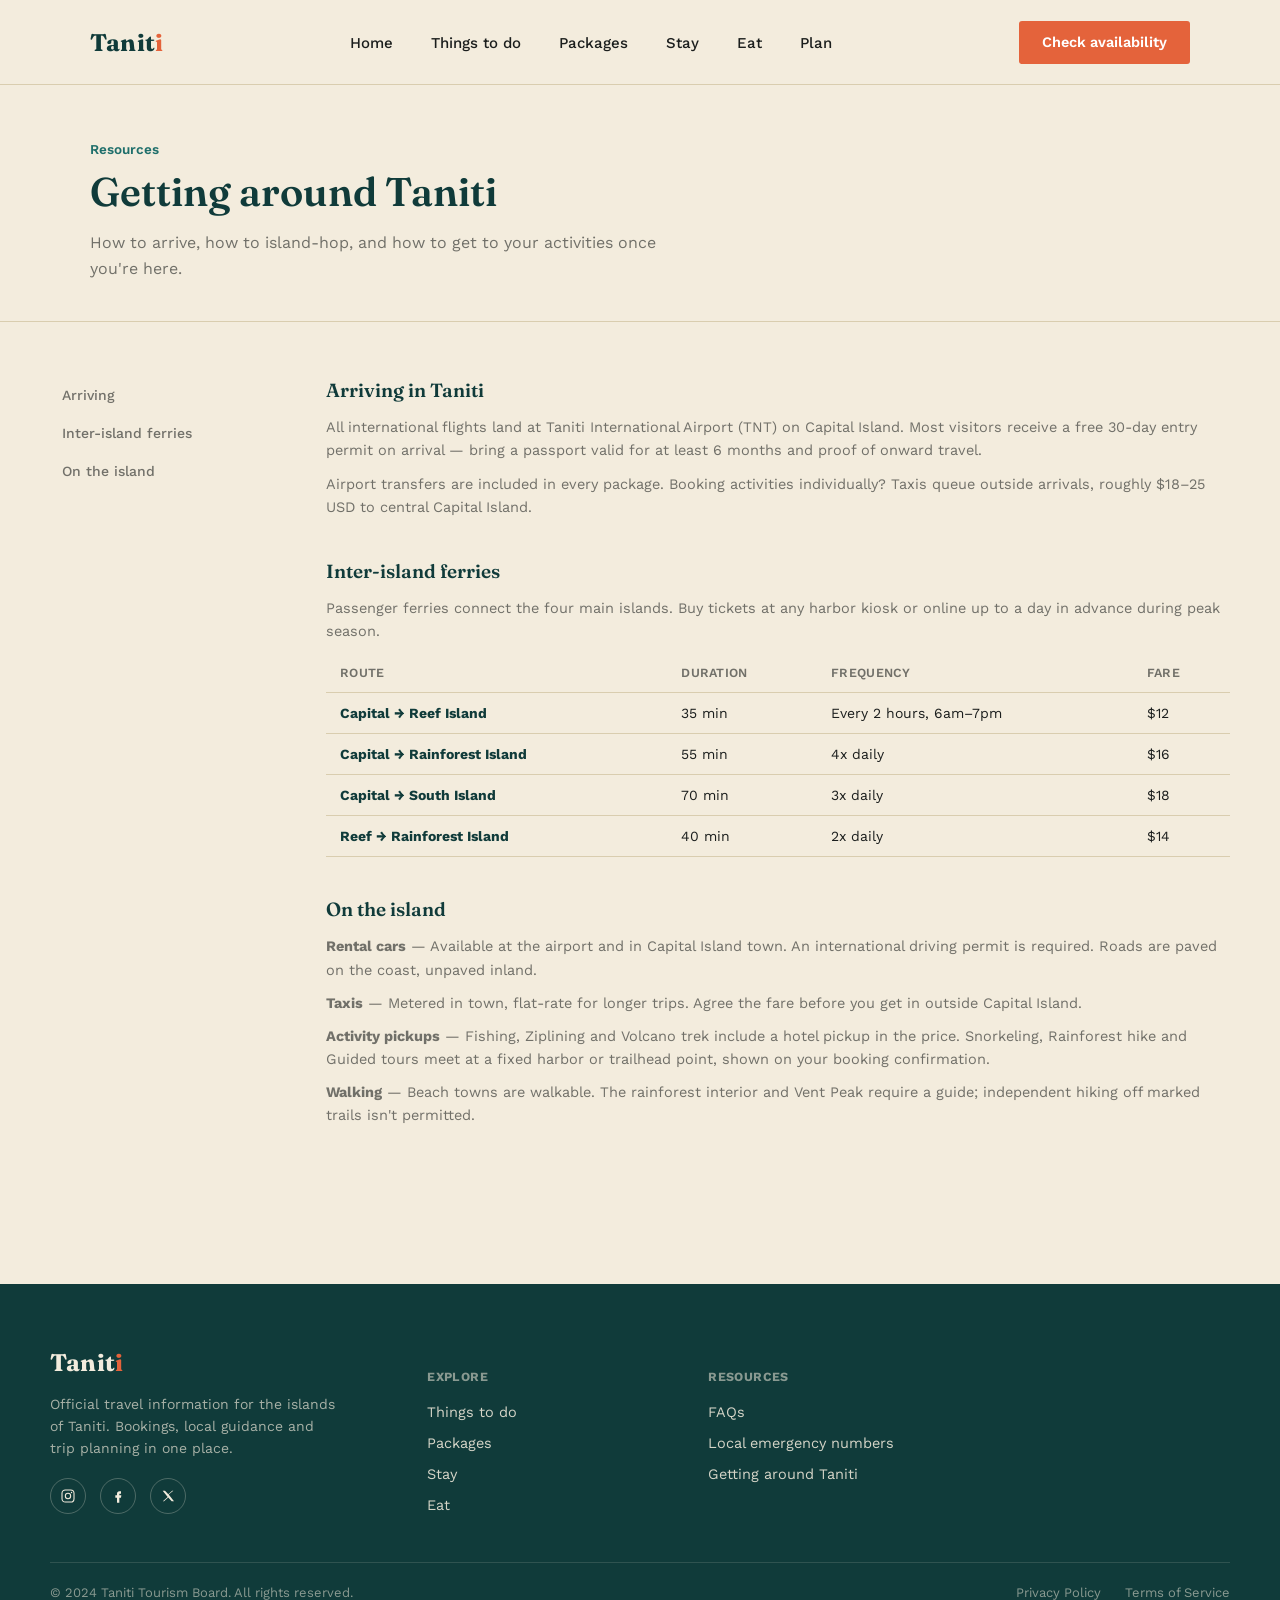
<file: transportation.html>
<!DOCTYPE html>
<html lang="en">
  <head>
    <meta charset="UTF-8" />
    <meta name="viewport" content="width=device-width, initial-scale=1.0" />
    <title>Getting around Taniti</title>
    <link rel="stylesheet" href="styles.css" />
  </head>
  <body>
    <header class="site-header">
      <div class="wrap">
        <a href="index.html" class="logo">Tanit<span>i</span></a>
        <nav class="main-nav">
          <ul>
            <li><a href="index.html">Home</a></li>
            <li><a href="things-to-do.html">Things to do</a></li>
            <li><a href="packages.html">Packages</a></li>
            <li><a href="stay.html" aria-disabled="true">Stay</a></li>
            <li><a href="eat.html" aria-disabled="true">Eat</a></li>
            <li><a href="plan.html" aria-disabled="true">Plan</a></li>
          </ul>
        </nav>
        <div class="header-actions">
          <a href="packages.html" class="btn btn-coral">Check availability</a>
        </div>
      </div>
    </header>

    <main>
      <section class="page-hero">
        <div class="wrap">
          <div class="section-eyebrow">Resources</div>
          <h1>Getting around Taniti</h1>
          <p>
            How to arrive, how to island-hop, and how to get to your activities
            once you're here.
          </p>
        </div>
      </section>

      <div class="wrap content-cols">
        <nav class="side-nav">
          <a href="#arriving">Arriving</a>
          <a href="#ferries">Inter-island ferries</a>
          <a href="#onisland">On the island</a>
        </nav>

        <div>
          <div class="info-block" id="arriving">
            <h3>Arriving in Taniti</h3>
            <p>
              All international flights land at Taniti International Airport
              (TNT) on Capital Island. Most visitors receive a free 30-day entry
              permit on arrival — bring a passport valid for at least 6 months
              and proof of onward travel.
            </p>
            <p>
              Airport transfers are included in every package. Booking
              activities individually? Taxis queue outside arrivals, roughly
              $18–25 USD to central Capital Island.
            </p>
          </div>

          <div class="info-block" id="ferries">
            <h3>Inter-island ferries</h3>
            <p>
              Passenger ferries connect the four main islands. Buy tickets at
              any harbor kiosk or online up to a day in advance during peak
              season.
            </p>
            <table class="info-table">
              <thead>
                <tr>
                  <th>Route</th>
                  <th>Duration</th>
                  <th>Frequency</th>
                  <th>Fare</th>
                </tr>
              </thead>
              <tbody>
                <tr>
                  <td><strong>Capital → Reef Island</strong></td>
                  <td>35 min</td>
                  <td>Every 2 hours, 6am–7pm</td>
                  <td>$12</td>
                </tr>
                <tr>
                  <td><strong>Capital → Rainforest Island</strong></td>
                  <td>55 min</td>
                  <td>4x daily</td>
                  <td>$16</td>
                </tr>
                <tr>
                  <td><strong>Capital → South Island</strong></td>
                  <td>70 min</td>
                  <td>3x daily</td>
                  <td>$18</td>
                </tr>
                <tr>
                  <td><strong>Reef → Rainforest Island</strong></td>
                  <td>40 min</td>
                  <td>2x daily</td>
                  <td>$14</td>
                </tr>
              </tbody>
            </table>
          </div>

          <div class="info-block" id="onisland">
            <h3>On the island</h3>
            <p>
              <strong>Rental cars</strong> — Available at the airport and in
              Capital Island town. An international driving permit is required.
              Roads are paved on the coast, unpaved inland.
            </p>
            <p>
              <strong>Taxis</strong> — Metered in town, flat-rate for longer
              trips. Agree the fare before you get in outside Capital Island.
            </p>
            <p>
              <strong>Activity pickups</strong> — Fishing, Ziplining and Volcano
              trek include a hotel pickup in the price. Snorkeling, Rainforest
              hike and Guided tours meet at a fixed harbor or trailhead point,
              shown on your booking confirmation.
            </p>
            <p>
              <strong>Walking</strong> — Beach towns are walkable. The
              rainforest interior and Vent Peak require a guide; independent
              hiking off marked trails isn't permitted.
            </p>
          </div>
        </div>
      </div>
    </main>

    <footer class="site-footer">
      <div class="wrap footer-top">
        <div class="footer-brand">
          <a href="index.html" class="logo">Tanit<span>i</span></a>
          <p>
            Official travel information for the islands of Taniti. Bookings,
            local guidance and trip planning in one place.
          </p>
          <div class="footer-social">
            <a href="#" aria-label="Instagram"
              ><svg width="16" height="16" viewBox="0 0 24 24" fill="none">
                <rect
                  x="3"
                  y="3"
                  width="18"
                  height="18"
                  rx="5"
                  stroke="#F3ECDD"
                  stroke-width="1.6"
                />
                <circle
                  cx="12"
                  cy="12"
                  r="4"
                  stroke="#F3ECDD"
                  stroke-width="1.6"
                />
                <circle cx="17.3" cy="6.7" r="1.1" fill="#F3ECDD" /></svg
            ></a>
            <a href="#" aria-label="Facebook"
              ><svg width="16" height="16" viewBox="0 0 24 24" fill="none">
                <path
                  d="M14 8.5h2.5V5H14c-2 0-3.5 1.5-3.5 3.5V11H8v3.5h2.5V22H14v-7.5h2.5L17 11h-3v-2c0-.3.2-.5.5-.5z"
                  fill="#F3ECDD"
                /></svg
            ></a>
            <a href="#" aria-label="Twitter"
              ><svg width="16" height="16" viewBox="0 0 24 24" fill="none">
                <path
                  d="M4 4l7.5 9.5L4.3 20H6l6.4-5.9L17.5 20H21l-8-10.1L20 4h-1.7l-5.9 5.4L7.5 4H4z"
                  fill="#F3ECDD"
                /></svg
            ></a>
          </div>
        </div>
        <div class="footer-col">
          <h5>Explore</h5>
          <ul>
            <li><a href="things-to-do.html">Things to do</a></li>
            <li><a href="packages.html">Packages</a></li>
            <li><a href="#">Stay</a></li>
            <li><a href="#">Eat</a></li>
          </ul>
        </div>
        <div class="footer-col">
          <h5>Resources</h5>
          <ul>
            <li><a href="faq.html">FAQs</a></li>
            <li><a href="emergency.html">Local emergency numbers</a></li>
            <li><a href="transportation.html">Getting around Taniti</a></li>
          </ul>
        </div>
      </div>
      <div class="wrap footer-bottom">
        <span>© 2024 Taniti Tourism Board. All rights reserved.</span>
        <div class="footer-bottom-links">
          <a href="#">Privacy Policy</a>
          <a href="#">Terms of Service</a>
        </div>
      </div>
    </footer>
  </body>
</html>
</file>
<file: styles.css>
@import url('https://fonts.googleapis.com/css2?family=Fraunces:ital,opsz,wght@0,9..144,400;0,9..144,500;0,9..144,600;0,9..144,700;1,9..144,500&family=Work+Sans:wght@400;500;600;700&display=swap');

:root{
  --tide:      #103B3A;
  --lagoon:    #1F6F6B;
  --lagoon-40: #1F6F6B66;
  --coral:     #E4633B;
  --coral-dark:#C74E2A;
  --sand:      #F3ECDD;
  --sand-deep: #E9DFC8;
  --foam:      #FFFFFF;
  --ink:       #1B1E1D;
  --ink-60:    #1B1E1D99;
  --line:      #D9CDAF;

  --serif: 'Fraunces', Georgia, serif;
  --sans:  'Work Sans', -apple-system, Helvetica, Arial, sans-serif;
}

*{ box-sizing: border-box; }
html{ scroll-behavior: smooth; }
body{
  margin:0;
  font-family: var(--sans);
  color: var(--ink);
  background: var(--sand);
  -webkit-font-smoothing: antialiased;
}
img{ max-width:100%; display:block; }
a{ color: inherit; text-decoration:none; }
ul{ margin:0; padding:0; list-style:none; }
h1,h2,h3,h4{ font-family: var(--serif); margin:0; font-weight:600; color: var(--tide); }
p{ margin:0; line-height:1.6; }
button{ font-family: var(--sans); cursor:pointer; }

.wrap{
  max-width: 1180px;
  margin: 0 auto;
  padding: 0 40px;
}

/* ---------- Focus ---------- */
a:focus-visible, button:focus-visible{
  outline: 2px solid var(--coral);
  outline-offset: 3px;
}

/* ---------- Header ---------- */
.site-header{
  background: var(--sand);
  border-bottom: 1px solid var(--line);
  position: sticky;
  top:0;
  z-index: 50;
}
.site-header .wrap{
  display:flex;
  align-items:center;
  justify-content:space-between;
  height: 84px;
}
.logo{
  font-family: var(--serif);
  font-size: 24px;
  font-weight: 700;
  color: var(--tide);
  letter-spacing: 0.2px;
}
.logo span{ color: var(--coral); }
.main-nav ul{
  display:flex;
  gap: 34px;
  align-items:center;
}
.main-nav a{
  font-size: 15px;
  font-weight: 500;
  color: var(--ink);
  padding: 6px 2px;
  border-bottom: 2px solid transparent;
  transition: border-color .15s ease, color .15s ease;
}
.main-nav a:hover{ border-color: var(--coral); color: var(--tide); }
.main-nav a.current{ border-color: var(--tide); color: var(--tide); }
.header-actions{ display:flex; align-items:center; gap:22px; }

.btn{
  display:inline-flex;
  align-items:center;
  gap:8px;
  padding: 12px 22px;
  border-radius: 3px;
  font-weight: 600;
  font-size: 14.5px;
  border: 1.5px solid transparent;
  transition: transform .12s ease, background .15s ease, color .15s ease, border-color .15s ease;
}
.btn:hover{ transform: translateY(-1px); }
.btn-coral{ background: var(--coral); color: var(--foam); }
.btn-coral:hover{ background: var(--coral-dark); }
.btn-outline{ border-color: var(--tide); color: var(--tide); background:transparent; }
.btn-outline:hover{ background: var(--tide); color: var(--foam); }
.btn-ghost{ color: var(--tide); font-weight:600; font-size:14.5px; }

/* ---------- Hero ---------- */
.hero{
  padding: 76px 0 0;
  overflow:hidden;
}
.hero .wrap{
  display:grid;
  grid-template-columns: 1.05fr 0.95fr;
  gap: 56px;
  align-items:center;
}
.hero-eyebrow{
  color: var(--coral-dark);
  font-weight:600;
  font-size: 14px;
  letter-spacing: .3px;
  margin-bottom: 18px;
}
.hero h1{
  font-size: 52px;
  line-height: 1.08;
  letter-spacing: -0.5px;
}
.hero h1 em{ font-style: italic; color: var(--lagoon); }
.hero p.lede{
  margin-top: 22px;
  font-size: 18px;
  color: var(--ink-60);
  max-width: 46ch;
}
.hero-actions{ display:flex; gap:14px; margin-top: 32px; }
.hero-note{
  margin-top: 22px;
  font-size: 13.5px;
  color: var(--ink-60);
}

.hero-art{ position:relative; }
.hero-art svg{ width:100%; height:auto; }

/* ---------- Trust strip ---------- */
.trust-strip{
  border-top: 1px solid var(--line);
  border-bottom: 1px solid var(--line);
  margin-top: 64px;
}
.trust-strip .wrap{
  display:flex;
  justify-content:space-between;
  padding: 22px 40px;
  flex-wrap:wrap;
  gap: 16px 32px;
}
.trust-item{
  display:flex;
  align-items:center;
  gap:10px;
  font-size: 14px;
  color: var(--tide);
  font-weight:500;
}
.trust-item svg{ flex-shrink:0; }

/* ---------- Section shell ---------- */
.section{ padding: 88px 0; }
.section-head{ max-width: 620px; margin-bottom: 44px; }
.section-eyebrow{
  font-size: 13.5px;
  font-weight:600;
  color: var(--lagoon);
  margin-bottom: 12px;
}
.section h2{ font-size: 36px; letter-spacing:-0.3px; }
.section-head p{ margin-top: 14px; color: var(--ink-60); font-size: 16.5px; }
.section-head-row{
  display:flex;
  justify-content:space-between;
  align-items:flex-end;
  gap: 24px;
  margin-bottom: 44px;
}
.section-head-row .section-head{ margin-bottom:0; }

/* ---------- Activity ticket cards ---------- */
.card-grid{
  display:grid;
  grid-template-columns: repeat(3, 1fr);
  gap: 26px;
}
.ticket{
  background: var(--foam);
  border: 1px solid var(--line);
  border-radius: 4px;
  position:relative;
  display:flex;
  flex-direction:column;
  overflow:hidden;
}
.ticket-top{
  padding: 24px 24px 20px;
  flex:1;
}
.ticket-icon{
  width:44px; height:44px;
  border-radius:50%;
  background: var(--sand);
  display:flex; align-items:center; justify-content:center;
  margin-bottom:18px;
}
.ticket-top h3{ font-size: 20px; margin-bottom:10px; }
.ticket-top p{ font-size: 14.5px; color: var(--ink-60); }

.ticket-perf{
  position:relative;
  height:0;
  border-top: 2px dashed var(--line);
  margin: 0 0;
}
.ticket-perf::before,
.ticket-perf::after{
  content:"";
  position:absolute;
  top:-11px;
  width:22px; height:22px;
  background: var(--sand);
  border-radius:50%;
}
.ticket-perf::before{ left:-11px; }
.ticket-perf::after{ right:-11px; }

.ticket-bottom{
  padding: 18px 24px 22px;
  display:flex;
  align-items:center;
  justify-content:space-between;
  gap:12px;
}
.ticket-meta{ display:flex; gap:16px; }
.meta-chip{
  display:flex;
  align-items:center;
  gap:6px;
  font-size: 12.5px;
  font-weight:600;
  color: var(--tide);
}
.meta-chip small{
  display:block;
  font-size: 10px;
  font-weight:600;
  letter-spacing: .3px;
  color: var(--ink-60);
  text-transform: uppercase;
}
.ticket-price{ text-align:right; }
.ticket-price .amount{
  font-family: var(--serif);
  font-size: 21px;
  color: var(--tide);
  font-weight:700;
}
.ticket-price .unit{ display:block; font-size:11px; color: var(--ink-60); }

.ticket-link{
  display:block;
  text-align:center;
  padding: 13px;
  font-size: 13.5px;
  font-weight:600;
  color: var(--tide);
  border-top: 1px solid var(--line);
  background: var(--sand);
  transition: background .15s ease;
}
.ticket-link:hover{ background: var(--sand-deep); }

/* difficulty dots */
.dots{ display:flex; gap:3px; align-items:center; }
.dot{ width:6px; height:6px; border-radius:50%; background: var(--line); }
.dot.on{ background: var(--coral); }

/* ---------- Difficulty / age legend ---------- */
.legend{
  display:flex;
  gap: 30px;
  flex-wrap:wrap;
  margin-top: 6px;
  padding: 16px 20px;
  background: var(--foam);
  border: 1px solid var(--line);
  border-radius: 4px;
}
.legend-item{ display:flex; align-items:center; gap:10px; font-size:13px; color: var(--ink-60); }
.legend-item strong{ color: var(--tide); font-weight:600; }

/* ---------- Boarding pass / package cards ---------- */
.pass-grid{
  display:grid;
  grid-template-columns: repeat(3, 1fr);
  gap: 28px;
  align-items:stretch;
}
.pass{
  background: var(--foam);
  border: 1px solid var(--line);
  border-radius: 4px;
  display:flex;
  flex-direction:column;
  position:relative;
}
.pass.featured{
  border-color: var(--tide);
  box-shadow: 0 0 0 1px var(--tide);
}
.pass-flag{
  position:absolute;
  top: 18px;
  right: -1px;
  background: var(--coral);
  color: var(--foam);
  font-size: 11.5px;
  font-weight:700;
  letter-spacing:.3px;
  padding: 6px 14px 6px 16px;
  border-top-left-radius: 3px;
  border-bottom-left-radius: 3px;
}
.pass-head{ padding: 30px 28px 22px; }
.pass-route{
  display:flex;
  align-items:center;
  gap: 10px;
  font-size: 12px;
  font-weight:600;
  letter-spacing:.4px;
  color: var(--lagoon);
  margin-bottom: 16px;
}
.pass-route .line{ flex:1; height:1px; background: var(--lagoon-40); position:relative; }
.pass-route .line::after{
  content:"";
  position:absolute; right:-2px; top:-3px;
  border: 4px solid transparent;
  border-left-color: var(--lagoon);
}
.pass-head h3{ font-size: 23px; margin-bottom: 10px; }
.pass-head p{ font-size: 14.5px; color: var(--ink-60); }

.pass-details{
  padding: 4px 28px 22px;
  display:grid;
  grid-template-columns: 1fr 1fr;
  gap: 14px 10px;
}
.pass-details .kv small{
  display:block;
  font-size: 10.5px;
  font-weight:700;
  letter-spacing:.4px;
  text-transform:uppercase;
  color: var(--ink-60);
  margin-bottom: 3px;
}
.pass-details .kv span{ font-size: 14px; color: var(--tide); font-weight:600; }

.pass-includes{
  padding: 0 28px 22px;
}
.pass-includes p{ font-size:12.5px; font-weight:700; letter-spacing:.3px; color: var(--ink-60); margin-bottom:10px; text-transform:uppercase; }
.pass-includes ul{ display:flex; flex-direction:column; gap:8px; }
.pass-includes li{
  display:flex; gap:9px; align-items:flex-start;
  font-size: 14px; color: var(--ink);
}
.pass-includes li svg{ flex-shrink:0; margin-top:2px; }

.pass-perf{
  position:relative;
  height:0;
  border-top: 2px dashed var(--line);
  margin-top:auto;
}
.pass-perf::before,
.pass-perf::after{
  content:"";
  position:absolute;
  top:-11px;
  width:22px; height:22px;
  background: var(--sand);
  border-radius:50%;
}
.pass-perf::before{ left:-11px; }
.pass-perf::after{ right:-11px; }

.pass-stub{
  padding: 22px 28px 26px;
  display:flex;
  align-items:flex-end;
  justify-content:space-between;
}
.pass-price .amount{ font-family: var(--serif); font-size: 30px; font-weight:700; color: var(--tide); }
.pass-price .per{ font-size: 12.5px; color: var(--ink-60); }

/* ---------- Suitability banner (things-to-do page) ---------- */
.filter-bar{
  display:flex;
  gap:12px;
  flex-wrap:wrap;
  margin-bottom: 40px;
}
.filter-chip{
  padding: 9px 16px;
  border: 1px solid var(--line);
  border-radius: 20px;
  font-size: 13px;
  font-weight:600;
  color: var(--tide);
  background: var(--foam);
}
.filter-chip.active{ background: var(--tide); color: var(--foam); border-color: var(--tide); }

/* ---------- Info banner ---------- */
.callout{
  background: var(--tide);
  border-radius: 6px;
  color: var(--sand);
  padding: 44px 48px;
  display:grid;
  grid-template-columns: 1.3fr 1fr;
  gap: 40px;
  align-items:center;
}
.callout h3{ color: var(--foam); font-size: 27px; margin-bottom:12px; }
.callout p{ color: #F3ECDDcc; font-size: 15px; }
.callout-actions{ display:flex; gap:12px; justify-content:flex-end; }

/* ---------- Simple content page (faq/emergency/transport) ---------- */
.page-hero{
  padding: 56px 0 40px;
  border-bottom: 1px solid var(--line);
}
.page-hero .section-eyebrow{ margin-bottom: 10px; }
.page-hero h1{ font-size: 40px; }
.page-hero p{ margin-top:14px; color: var(--ink-60); font-size:16px; max-width:60ch; }

.content-cols{
  display:grid;
  grid-template-columns: 220px 1fr;
  gap: 56px;
  padding: 56px 0;
}
.side-nav{ display:flex; flex-direction:column; gap:4px; position:sticky; top:104px; align-self:start; }
.side-nav a{
  padding: 9px 12px;
  border-radius:4px;
  font-size:14px;
  font-weight:500;
  color: var(--ink-60);
}
.side-nav a:hover{ background: var(--sand-deep); color: var(--tide); }

.faq-item{ padding: 22px 0; border-bottom:1px solid var(--line); }
.faq-item:first-child{ padding-top:0; }
.faq-item h4{ font-size:16.5px; margin-bottom:10px; }
.faq-item p{ color: var(--ink-60); font-size:14.5px; }

.info-block{ margin-bottom: 40px; }
.info-block h3{ font-size: 19px; margin-bottom:14px; }
.info-block p{ color: var(--ink-60); font-size: 14.5px; margin-bottom: 10px;}
.info-table{ width:100%; border-collapse:collapse; margin-top:8px; }
.info-table th, .info-table td{
  text-align:left;
  padding: 12px 14px;
  border-bottom:1px solid var(--line);
  font-size:14px;
}
.info-table th{ color: var(--ink-60); font-weight:600; font-size:12.5px; text-transform:uppercase; letter-spacing:.3px; }
.info-table td strong{ color: var(--tide); }

.emergency-card{
  background: var(--foam);
  border:1px solid var(--line);
  border-left: 4px solid var(--coral);
  border-radius: 4px;
  padding: 20px 22px;
  margin-bottom:16px;
  display:flex;
  justify-content:space-between;
  align-items:center;
  gap:16px;
}
.emergency-card h4{ font-size:15.5px; margin-bottom:4px; }
.emergency-card p{ font-size:13px; color: var(--ink-60); }
.emergency-number{ font-family: var(--serif); font-size:22px; font-weight:700; color: var(--tide); white-space:nowrap; }

/* ---------- Footer ---------- */
.site-footer{
  background: var(--tide);
  color: var(--sand);
  margin-top: 60px;
}
.footer-top{
  padding: 64px 0 48px;
  display:grid;
  grid-template-columns: 1.4fr 1fr 1fr 1fr;
  gap: 40px;
}
.footer-brand .logo{ color: var(--sand); }
.footer-brand .logo span{ color: var(--coral); }
.footer-brand p{ margin-top:16px; font-size:14px; color:#F3ECDDaa; max-width:32ch; }
.footer-col h5{
  font-size: 12.5px;
  font-weight:700;
  letter-spacing:.4px;
  text-transform:uppercase;
  color: #F3ECDD88;
  margin-bottom:18px;
}
.footer-col ul{ display:flex; flex-direction:column; gap:12px; }
.footer-col a{ font-size:14.5px; color:#F3ECDDdd; }
.footer-col a:hover{ color: var(--coral); }
.footer-social{ display:flex; gap:14px; margin-top:18px; }
.footer-social a{
  width:36px; height:36px;
  border:1px solid #F3ECDD44;
  border-radius:50%;
  display:flex; align-items:center; justify-content:center;
}
.footer-social a:hover{ border-color: var(--coral); }
.footer-bottom{
  border-top: 1px solid #F3ECDD22;
  padding: 22px 0;
  display:flex;
  justify-content:space-between;
  font-size:13px;
  color:#F3ECDD88;
}
.footer-bottom a:hover{ color: var(--coral); }
.footer-bottom-links{ display:flex; gap:24px; }

/* ---------- Responsive ---------- */
@media (max-width: 980px){
  .hero .wrap{ grid-template-columns:1fr; }
  .hero-art{ order:-1; }
  .card-grid{ grid-template-columns: repeat(2,1fr); }
  .pass-grid{ grid-template-columns: 1fr; }
  .footer-top{ grid-template-columns: 1fr 1fr; }
  .content-cols{ grid-template-columns: 1fr; }
  .side-nav{ position:static; flex-direction:row; flex-wrap:wrap; }
}
@media (max-width: 680px){
  .wrap{ padding:0 22px; }
  .main-nav{ display:none; }
  .card-grid{ grid-template-columns: 1fr; }
  .footer-top{ grid-template-columns: 1fr; }
  .callout{ grid-template-columns:1fr; }
  .callout-actions{ justify-content:flex-start; }
  .hero h1{ font-size:38px; }
}
</file>
